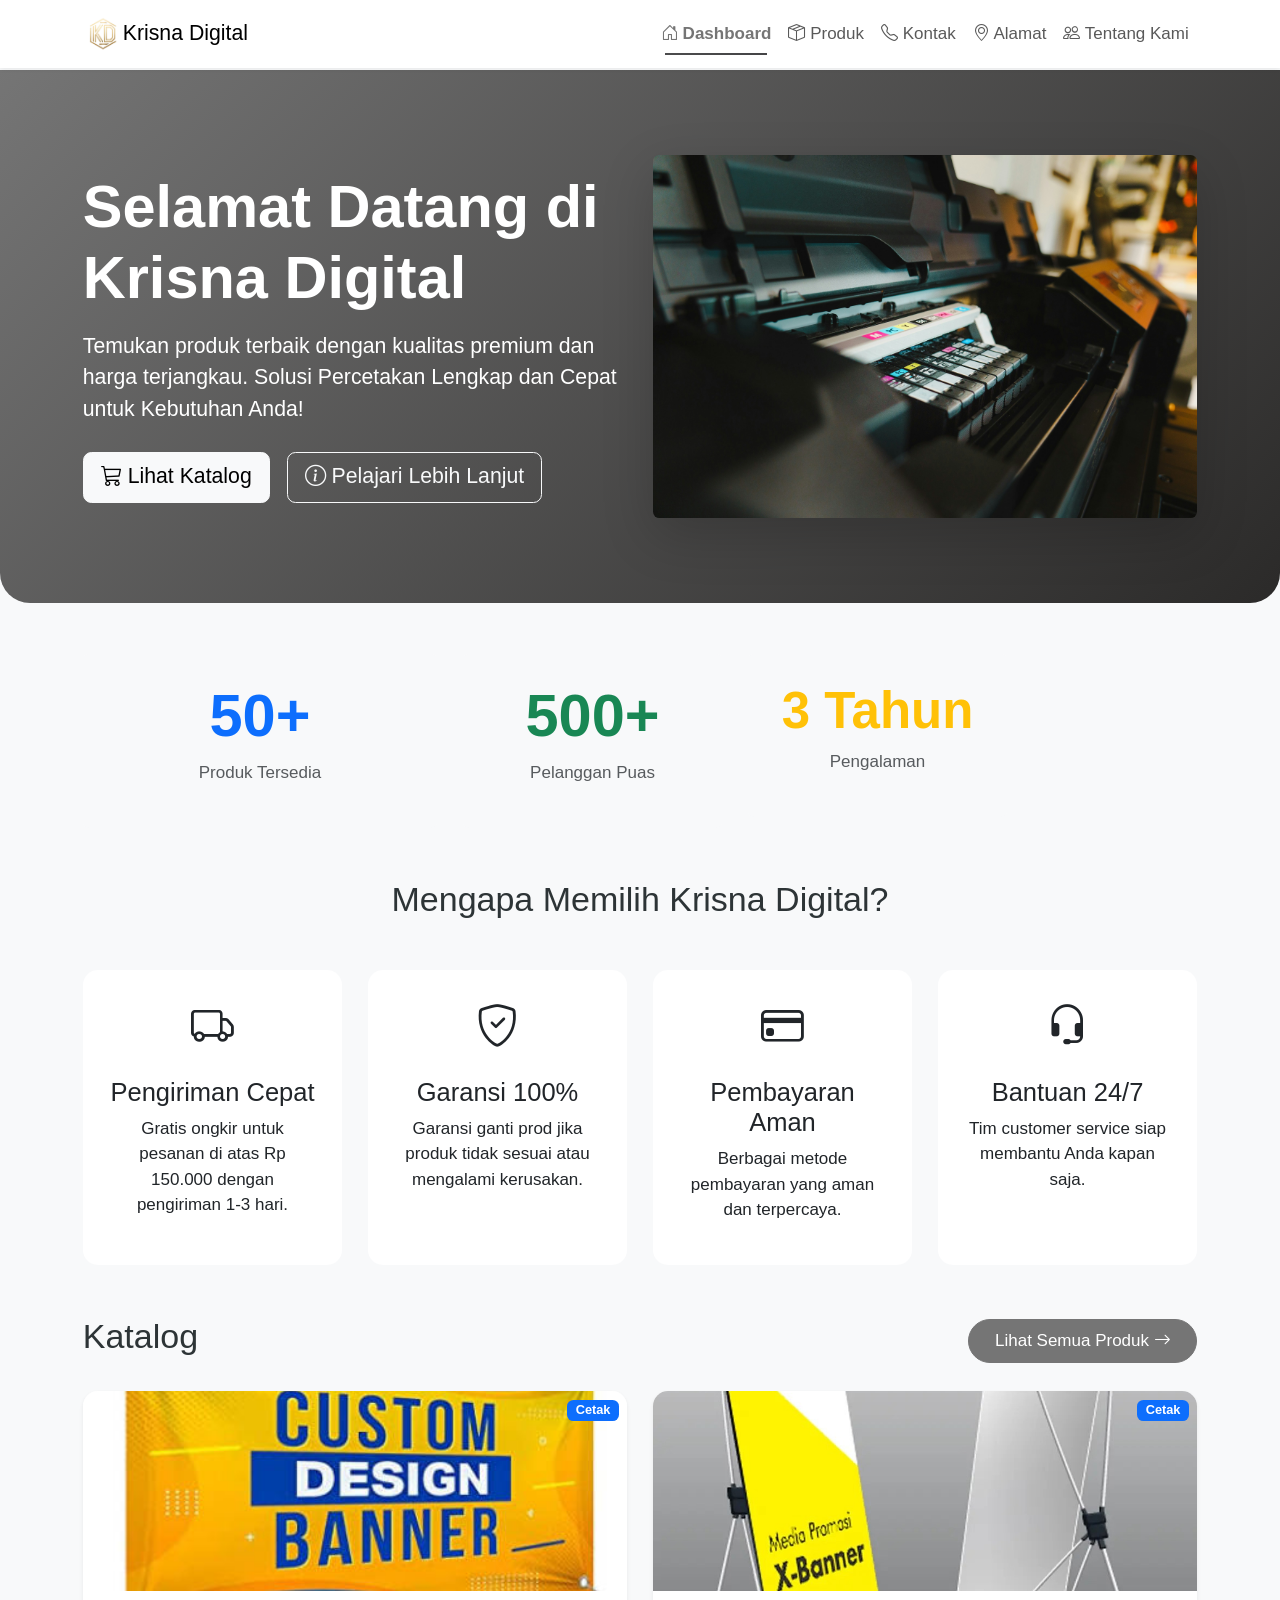
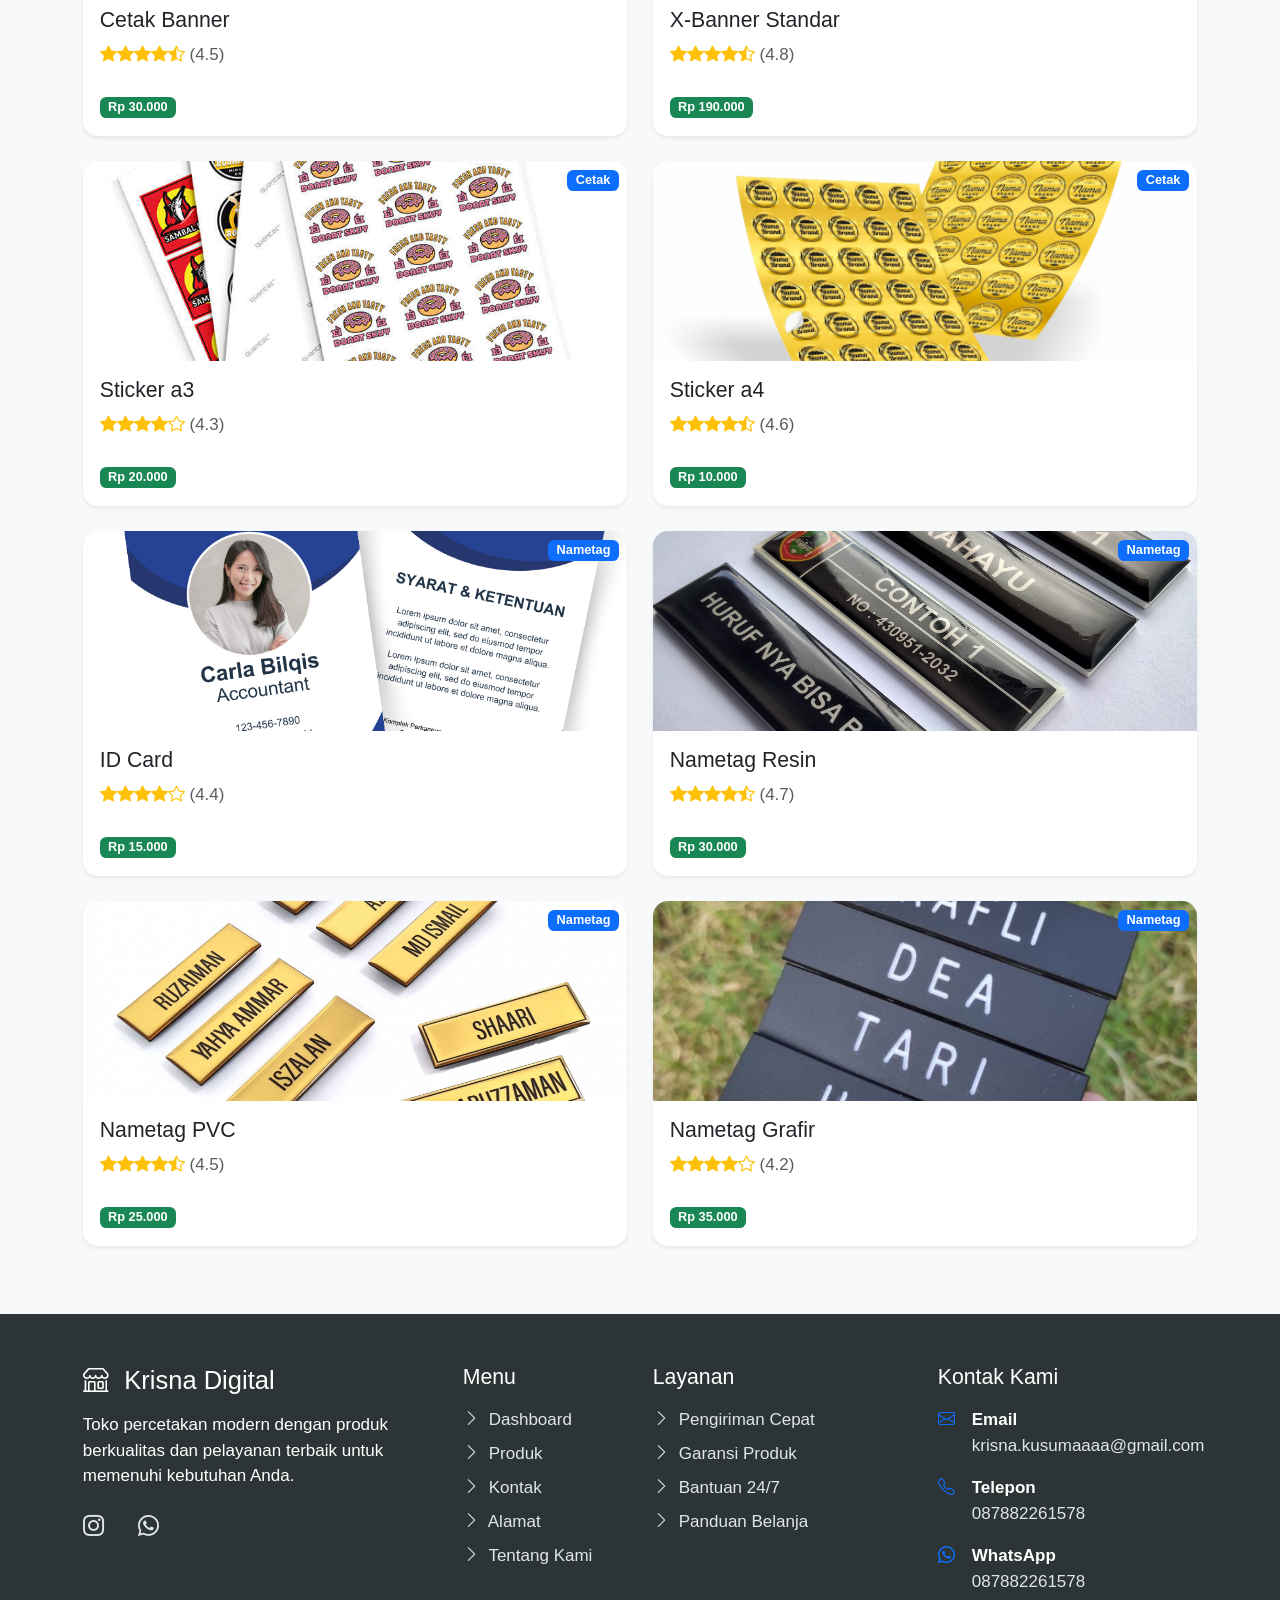
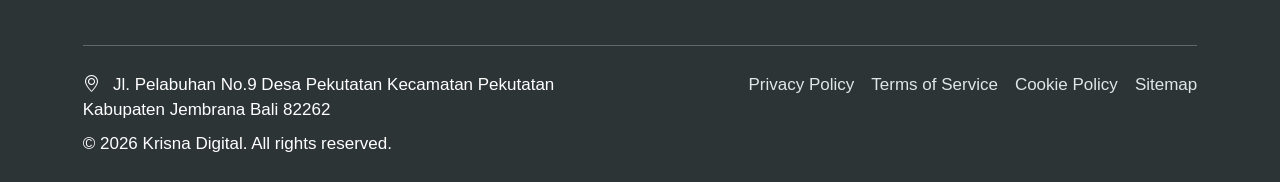
<file: index.html>
<!DOCTYPE html>
<html lang="id">
<head>
    <meta charset="UTF-8">
    <meta name="viewport" content="width=device-width, initial-scale=1.0">
    <title>Dashboard - Krisna Digital</title>

    <!-- Bootstrap 5 CSS -->
    <link href="https://cdn.jsdelivr.net/npm/bootstrap@5.3.0-alpha1/dist/css/bootstrap.min.css" rel="stylesheet">
    
    <!-- Bootstrap Icons -->
    <link rel="stylesheet" href="https://cdn.jsdelivr.net/npm/bootstrap-icons@1.10.3/font/bootstrap-icons.css">
    
    <!-- CSS Anda -->
    <link rel="stylesheet" href="assets/css/style.css">
    <link rel="stylesheet" href="assets/css/responsive.css">

    <!-- Favicon -->
    <link rel="icon" type="image/x-icon" href="https://cdn.jsdelivr.net/npm/bootstrap-icons@1.10.3/font/bootstrap-icons.css#shop">
</head>
<body>
  
    
    <!-- Navigation -->
    <div id="navigation-container"></div>
    <div class="navbar-spacer" style="height: 70px;"></div>

    <main>
        <!-- Hero Section -->
        <section class="hero-section">
            <div class="container">
                <div class="row align-items-center">
                    <div class="col-lg-6">
                        <h1 class="display-4 fw-bold mb-3">Selamat Datang di Krisna Digital</h1>
                        <p class="lead mb-4">Temukan produk terbaik dengan kualitas premium dan harga terjangkau. Solusi Percetakan Lengkap dan Cepat untuk Kebutuhan Anda!</p>
                        <div class="d-flex flex-wrap gap-3">
                            <a href="products.html" class="btn btn-light btn-lg">
                                <i class="bi bi-cart3"></i> Lihat Katalog
                            </a>
                            <a href="#features" class="btn btn-outline-light btn-lg">
                                <i class="bi bi-info-circle"></i> Pelajari Lebih Lanjut
                            </a>
                        </div>
                    </div>
                    <div class="col-lg-6 mt-4 mt-lg-0">
                        <div class="position-relative">
                            <img src="images/hero.jpg" 
                                 alt="Hero Image" 
                                 class="img-fluid rounded shadow-lg">
                            <div class="position-absolute bottom-0 start-0 m-4">
                            </div>
                        </div>
                    </div>
                </div>
            </div>
        </section>

        <!-- Stats Section -->
        <section class="container mb-5">
            <div class="row text-center g-4">
                <div class="col-md-4">
                    <div class="card border-0 bg-light p-4">
                        <h2 class="display-4 fw-bold text-primary">50+</h2>
                        <p class="text-muted">Produk Tersedia</p>
                    </div>
                </div>
                <div class="col-md-3">
                    <div class="card border-0 bg-light p-4">
                        <h2 class="display-4 fw-bold text-success">500+</h2>
                        <p class="text-muted">Pelanggan Puas</p>
                    </div>
                </div>
                <div class="col-md-3">
                    <div class="card border-0 bg-light p-4">
                        <h2 class="display-5 fw-bold text-warning">3 Tahun</h2>
                        <p class="text-muted">Pengalaman</p>
                    </div>
                </div>
            </div>
        </section>

        <!-- Features Section -->
        <section id="features" class="container mb-5">
            <h2 class="text-center mb-5">Mengapa Memilih Krisna Digital?</h2>
            <div class="row g-4">
                <div class="col-6 col-md-3">
                    <div class="card feature-card text-center p-4">
                        <div class="card-icon">
                            <i class="bi bi-truck"></i>
                        </div>
                        <h4>Pengiriman Cepat</h4>
                        <p>Gratis ongkir untuk pesanan di atas Rp 150.000 dengan pengiriman 1-3 hari.</p>
                    </div>
                </div>
                <div class="col-6 col-md-3">
                    <div class="card feature-card text-center p-4">
                        <div class="card-icon">
                            <i class="bi bi-shield-check"></i>
                        </div>
                        <h4>Garansi 100%</h4>
                        <p>Garansi ganti prod jika produk tidak sesuai atau mengalami kerusakan.</p>
                    </div>
                </div>
                <div class="col-6 col-md-3">
                    <div class="card feature-card text-center p-4">
                        <div class="card-icon">
                            <i class="bi bi-credit-card"></i>
                        </div>
                        <h4>Pembayaran Aman</h4>
                        <p>Berbagai metode pembayaran yang aman dan terpercaya.</p>
                    </div>
                </div>
                <div class="col-6 col-md-3">
                    <div class="card feature-card text-center p-4">
                        <div class="card-icon">
                            <i class="bi bi-headset"></i>
                        </div>
                        <h4>Bantuan 24/7</h4>
                        <p>Tim customer service siap membantu Anda kapan saja.</p>
                    </div>
                </div>
            </div>
        </section>

        <!-- Featured Products -->
        <section class="container mb-5">
            <div class="d-flex justify-content-between align-items-center mb-4">
                <h2>Katalog</h2>
                <a href="products.html" class="btn btn-primary">
                    Lihat Semua Produk <i class="bi bi-arrow-right"></i>
                </a>
            </div>
            <div class="row g-4" id="featuredProducts">
                <!-- Produk akan di-load via JavaScript -->
            </div>
        </section>
    </main>

    
    <!-- Include Footer -->
    <div id="footer-container"></div>

    <!-- Bootstrap JS Bundle -->
    <script src="https://cdn.jsdelivr.net/npm/bootstrap@5.3.0-alpha1/dist/js/bootstrap.bundle.min.js"></script>
    
    <!-- Custom JS -->
    <script src="assets/js/main.js"></script>
    <!-- WhatsApp Configuration -->
<script src="assets/js/whatsapp-config.js"></script>
    <!-- Setelah main.js -->
    <script src="assets/js/navbar.js"></script>
    
    <!-- Dashboard-specific JS -->
    <script>
        // Di script section index.html (bagian featured products)
        document.addEventListener('DOMContentLoaded', function() {
            const featuredProductsContainer = document.getElementById('featuredProducts');
            if (featuredProductsContainer) {
                // Ambil 8 produk pertama
                const featuredProducts = products.slice(0, 8);
                
                featuredProductsContainer.innerHTML = featuredProducts.map(product => `
                    <div class="col-6 col-md-6">
                        <div class="card product-card shadow-sm h-100">
                            <div class="position-relative">
                                <img src="${product.image}" class="product-img" alt="${product.name}"
                                    onerror="this.onerror=null; this.src='https://via.placeholder.com/500x500/e0e0e0/333333?text=No+Image';">
                                <span class="badge position-absolute top-0 end-0 m-2 ${product.category === 'Cetak' ? 'bg-primary' : product.category === 'Nametag' ? 'bg-primary' : product.category === 'Layanan' ? 'bg-success' : product.category === 'Fotografi' ? 'bg-warning' : 'bg-info'}">
                                    ${product.category}
                                </span>
                            </div>
                            <div class="card-body d-flex flex-column">
                                <h5 class="card-title">${product.name}</h5>
                                <div class="mb-2">
                                    ${generateRatingStars(product.rating)}
                                </div>
                                <div class="mt-3">
                                    <span class="badge bg-success">Rp ${product.price.toLocaleString('id-ID')}</span>
                                </div>
                            </div>
                        </div>
                    </div>
                `).join('');
            }
        });
    </script>
    <!-- Load Components -->
    <script>
        // Load header, navigation and footer components
        document.addEventListener('DOMContentLoaded', function() {
           
            // Load navigation
            fetch('pages/navigation.html')
                .then(response => response.text())
                .then(data => {
                    document.getElementById('navigation-container').innerHTML = data;
                    updateNavbarActiveState();
                })
                .catch(error => console.error('Error loading navigation:', error));
            
            // Load footer
            fetch('pages/footer.html')
                .then(response => response.text())
                .then(data => {
                    document.getElementById('footer-container').innerHTML = data;
                })
                .catch(error => console.error('Error loading footer:', error));
        });
    </script>
  

</body>
</html>
</file>
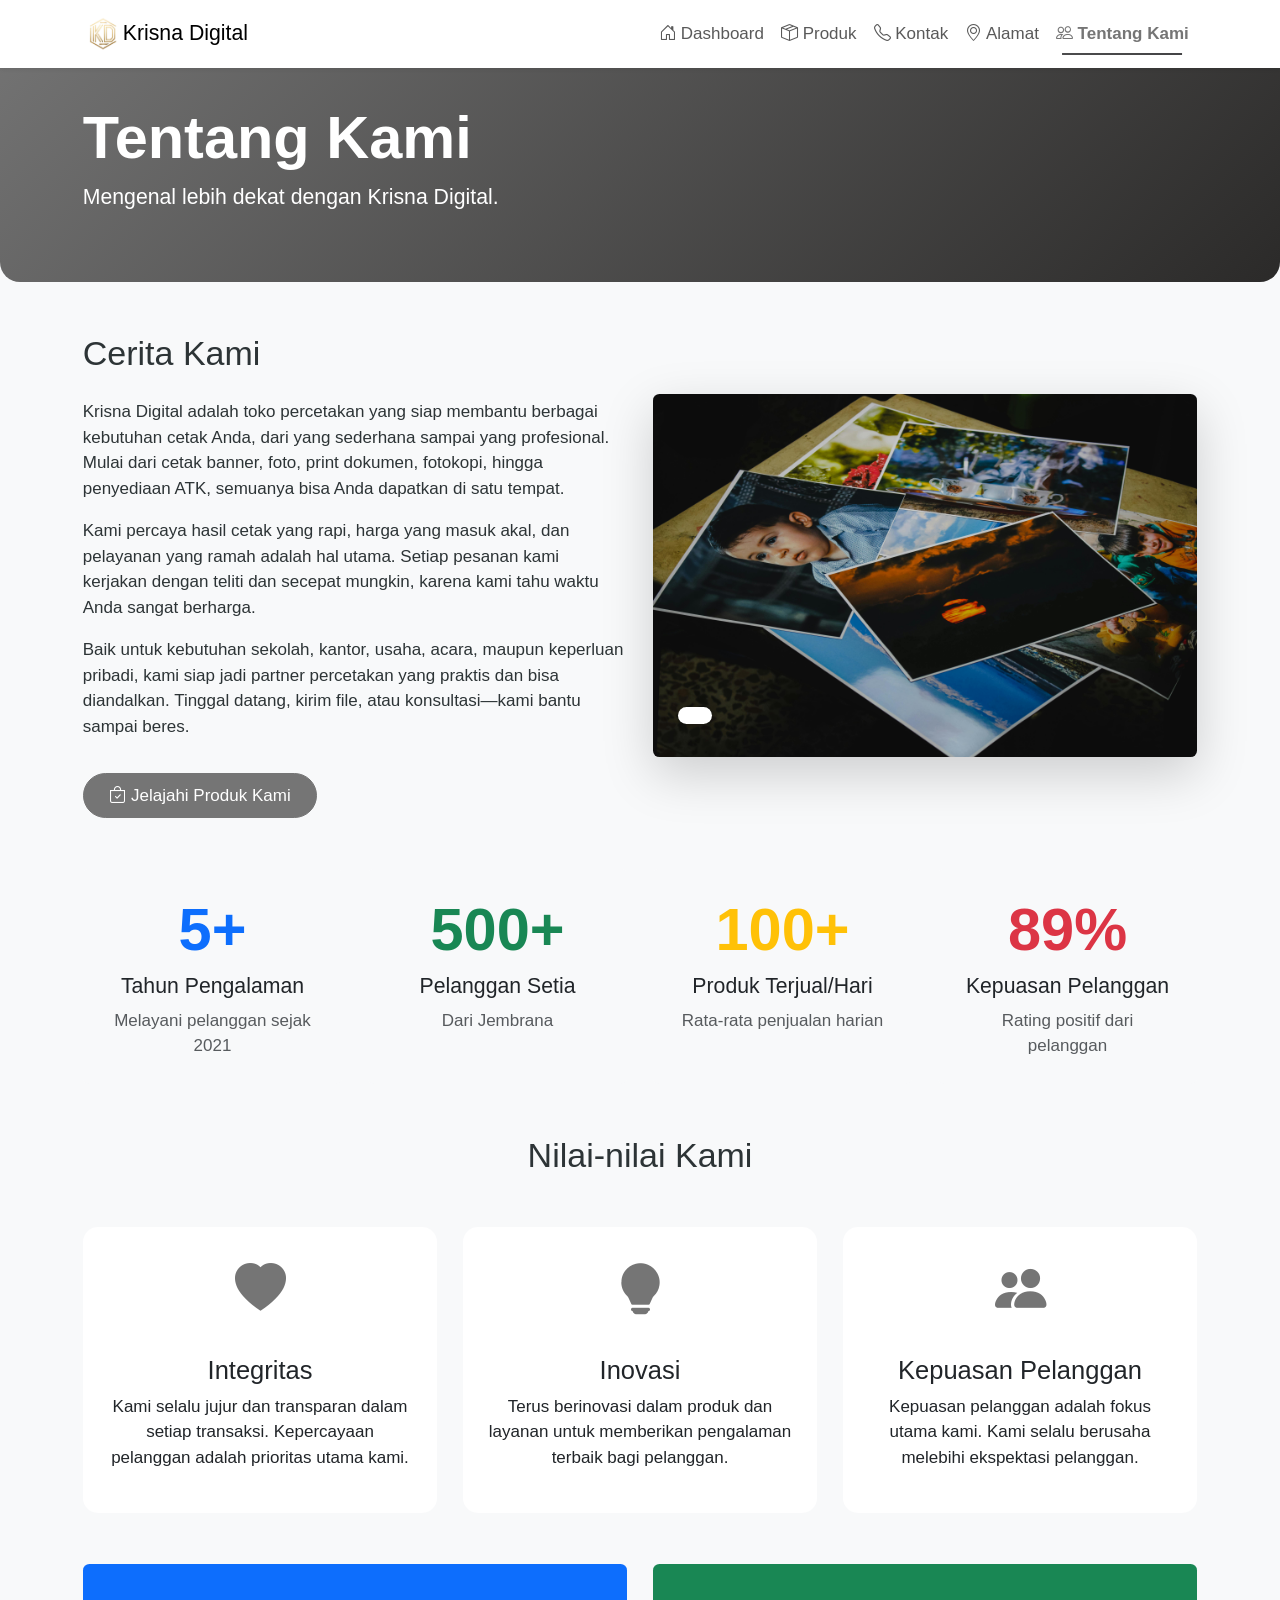
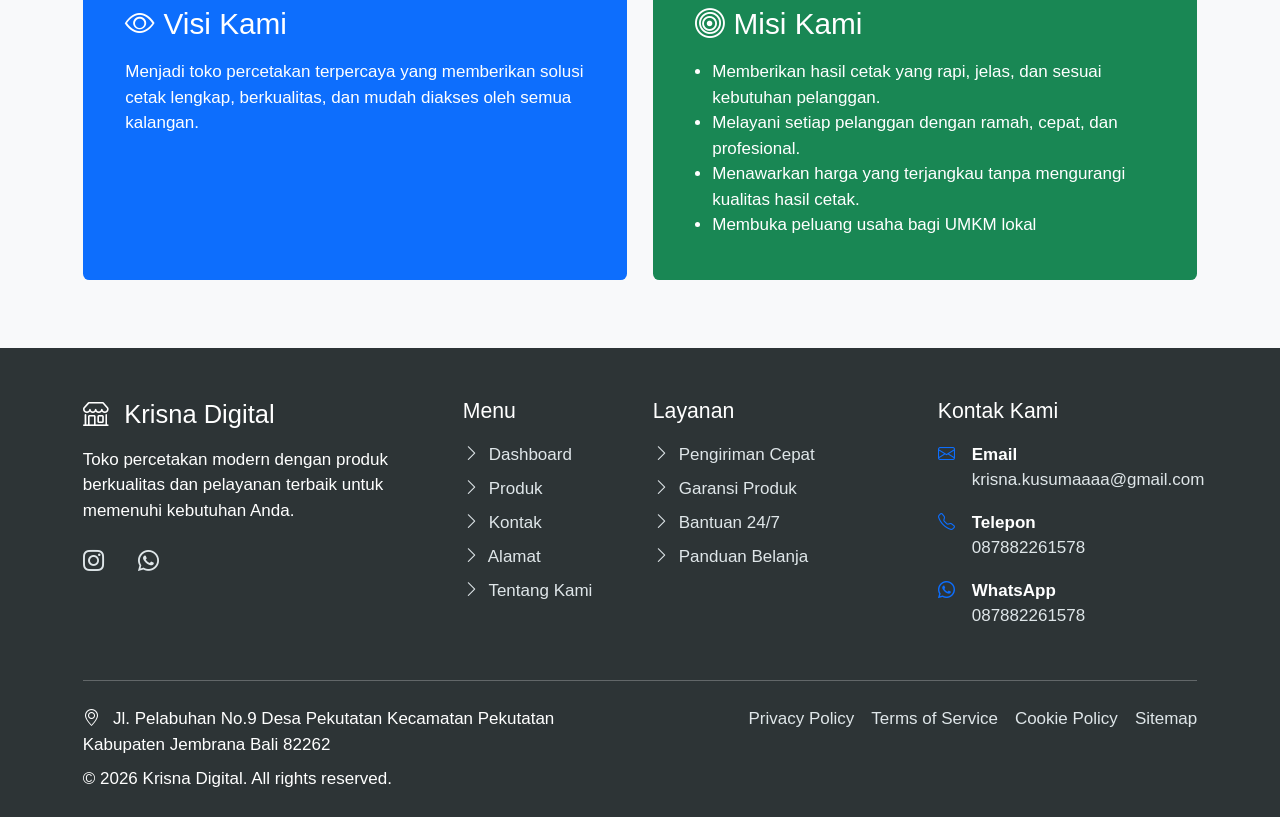
<file: about.html>
<!DOCTYPE html>
<html lang="id">
<head>
    <meta charset="UTF-8">
    <meta name="viewport" content="width=device-width, initial-scale=1.0">
    <title>Tentang Kami - Krisna Digital</title>

    <!-- Bootstrap 5 CSS -->
    <link href="https://cdn.jsdelivr.net/npm/bootstrap@5.3.0-alpha1/dist/css/bootstrap.min.css" rel="stylesheet">
    
    <!-- Bootstrap Icons -->
    <link rel="stylesheet" href="https://cdn.jsdelivr.net/npm/bootstrap-icons@1.10.3/font/bootstrap-icons.css">
    
    <!-- Custom CSS -->
    <link rel="stylesheet" href="assets/css/style.css">
    <link rel="stylesheet" href="assets/css/responsive.css">
</head>
<body>
    <!-- Navigation -->
    <div id="navigation-container"></div>
    <main>
        <!-- Page Header -->
        <section class="page-header">
            <div class="container">
                <h1 class="display-4 fw-bold mt-5">Tentang Kami</h1>
                <p class="lead">Mengenal lebih dekat dengan Krisna Digital.</p>
            </div>
        </section>

        <!-- Our Story -->
        <section class="container mb-5">
            <div class="row align-items-center mb-5">
                <div class="col-lg-6 mb-4 mb-lg-0">
                    <h2 class="mb-4">Cerita Kami</h2>
                    <p>Krisna Digital adalah toko percetakan yang siap membantu berbagai kebutuhan cetak Anda, dari yang sederhana sampai yang profesional. Mulai dari cetak banner, foto, print dokumen, fotokopi, hingga penyediaan ATK, semuanya bisa Anda dapatkan di satu tempat.</p>
                    <p>Kami percaya hasil cetak yang rapi, harga yang masuk akal, dan pelayanan yang ramah adalah hal utama. Setiap pesanan kami kerjakan dengan teliti dan secepat mungkin, karena kami tahu waktu Anda sangat berharga.</p>
                    <p>Baik untuk kebutuhan sekolah, kantor, usaha, acara, maupun keperluan pribadi, kami siap jadi partner percetakan yang praktis dan bisa diandalkan. Tinggal datang, kirim file, atau konsultasi—kami bantu sampai beres.</p>
                    <a href="products.html" class="btn btn-primary mt-3">
                        <i class="bi bi-bag-check"></i> Jelajahi Produk Kami
                    </a>
                </div>
                <div class="col-lg-6">
                    <div class="position-relative">
                        <img src="images/cover.jpg" 
                             alt="Tentang Kami" 
                             class="img-fluid rounded shadow-lg">
                        <div class="position-absolute bottom-0 start-0 m-4">
                            <div class="bg-white rounded-pill px-3 py-2 shadow-sm d-inline-flex align-items-center">
                            </div>
                        </div>
                    </div>
                </div>
            </div>

            <!-- Stats -->
            <div class="row text-center g-4 mb-5">
                <div class="col-md-3">
                    <div class="card border-0 bg-light p-4 h-100">
                        <h2 class="display-4 fw-bold text-primary mb-2">5+</h2>
                        <h5 class="mb-2">Tahun Pengalaman</h5>
                        <p class="text-muted mb-0">Melayani pelanggan sejak 2021</p>
                    </div>
                </div>
                <div class="col-md-3">
                    <div class="card border-0 bg-light p-4 h-100">
                        <h2 class="display-4 fw-bold text-success mb-2">500+</h2>
                        <h5 class="mb-2">Pelanggan Setia</h5>
                        <p class="text-muted mb-0">Dari Jembrana</p>
                    </div>
                </div>
                <div class="col-md-3">
                    <div class="card border-0 bg-light p-4 h-100">
                        <h2 class="display-4 fw-bold text-warning mb-2">100+</h2>
                        <h5 class="mb-2">Produk Terjual/Hari</h5>
                        <p class="text-muted mb-0">Rata-rata penjualan harian</p>
                    </div>
                </div>
                <div class="col-md-3">
                    <div class="card border-0 bg-light p-4 h-100">
                        <h2 class="display-4 fw-bold text-danger mb-2">89%</h2>
                        <h5 class="mb-2">Kepuasan Pelanggan</h5>
                        <p class="text-muted mb-0">Rating positif dari pelanggan</p>
                    </div>
                </div>
            </div>
        </section>

        <!-- Our Values -->
        <section class="container mb-5">
            <h2 class="text-center mb-5">Nilai-nilai Kami</h2>
            <div class="row g-4">
                <div class="col-md-4">
                    <div class="card feature-card text-center p-4 h-100">
                        <div class="about-icon">
                            <i class="bi bi-heart-fill"></i>
                        </div>
                        <h4>Integritas</h4>
                        <p>Kami selalu jujur dan transparan dalam setiap transaksi. Kepercayaan pelanggan adalah prioritas utama kami.</p>
                    </div>
                </div>
                <div class="col-md-4">
                    <div class="card feature-card text-center p-4 h-100">
                        <div class="about-icon">
                            <i class="bi bi-lightbulb-fill"></i>
                        </div>
                        <h4>Inovasi</h4>
                        <p>Terus berinovasi dalam produk dan layanan untuk memberikan pengalaman terbaik bagi pelanggan.</p>
                    </div>
                </div>
                <div class="col-md-4">
                    <div class="card feature-card text-center p-4 h-100">
                        <div class="about-icon">
                            <i class="bi bi-people-fill"></i>
                        </div>
                        <h4>Kepuasan Pelanggan</h4>
                        <p>Kepuasan pelanggan adalah fokus utama kami. Kami selalu berusaha melebihi ekspektasi pelanggan.</p>
                    </div>
                </div>
            </div>
        </section>

       

        <!-- Our Mission & Vision -->
        <section class="container mb-5">
            <div class="row g-4">
                <div class="col-md-6">
                    <div class="card border-0 bg-primary text-white p-4 h-100">
                        <div class="card-body">
                            <h3 class="mb-3"><i class="bi bi-eye"></i> Visi Kami</h3>
                            <p class="mb-0">Menjadi toko percetakan terpercaya yang memberikan solusi cetak lengkap, berkualitas, dan mudah diakses oleh semua kalangan.</p>
                        </div>
                    </div>
                </div>
                <div class="col-md-6">
                    <div class="card border-0 bg-success text-white p-4 h-100">
                        <div class="card-body">
                            <h3 class="mb-3"><i class="bi bi-bullseye"></i> Misi Kami</h3>
                            <ul class="mb-0 ps-3">
                                <li>Memberikan hasil cetak yang rapi, jelas, dan sesuai kebutuhan pelanggan.</li>
                                <li>Melayani setiap pelanggan dengan ramah, cepat, dan profesional.</li>
                                <li>Menawarkan harga yang terjangkau tanpa mengurangi kualitas hasil cetak.</li>
                                <li>Membuka peluang usaha bagi UMKM lokal</li>
                            </ul>
                        </div>
                    </div>
                </div>
            </div>
        </section>

        

        <!-- CTA Section -->
        <!-- <section class="container mb-5">
            <div class="card bg-secondary text-white border-0 overflow-hidden">
                <div class="row g-0 align-items-center">
                    <div class="col-lg-8 p-5">
                        <h2 class="mb-3">Bergabunglah Dengan Kami</h2>
                        <p class="mb-4">Kami selalu mencari talenta-talenta baru untuk bergabung dengan tim Colorful Shop. Jika Anda bersemangat, kreatif, dan ingin berkembang bersama kami, kirimkan CV Anda.</p>
                        <a href="mailto:career@colorfulshop.com" class="btn btn-light btn-lg">
                            <i class="bi bi-envelope"></i> career@colorfulshop.com
                        </a>
                    </div>
                    <div class="col-lg-4 d-none d-lg-block">
                        <img src="https://images.unsplash.com/photo-1521737711867-e3b97375f902?ixlib=rb-4.0.3&auto=format&fit=crop&w=500&q=80" 
                             alt="Career" 
                             class="img-fluid h-100 object-fit-cover">
                    </div>
                </div>
            </div>
        </section> -->
    </main>

    <!-- Include Footer -->
    <div id="footer-container"></div>

    <!-- Bootstrap JS Bundle -->
    <script src="https://cdn.jsdelivr.net/npm/bootstrap@5.3.0-alpha1/dist/js/bootstrap.bundle.min.js"></script>
    
    <!-- Custom JS -->
    <script src="assets/js/main.js"></script>
    
    <!-- Load Components -->
    <script>
        // Load navigation and footer components
        document.addEventListener('DOMContentLoaded', function() {
            // Load navigation
            fetch('pages/navigation.html')
                .then(response => response.text())
                .then(data => {
                    document.getElementById('navigation-container').innerHTML = data;
                    updateNavbarActiveState();
                })
                .catch(error => console.error('Error loading navigation:', error));
            
            // Load footer
            fetch('pages/footer.html')
                .then(response => response.text())
                .then(data => {
                    document.getElementById('footer-container').innerHTML = data;
                })
                .catch(error => console.error('Error loading footer:', error));
        });
    </script>
</body>
</html>
</file>
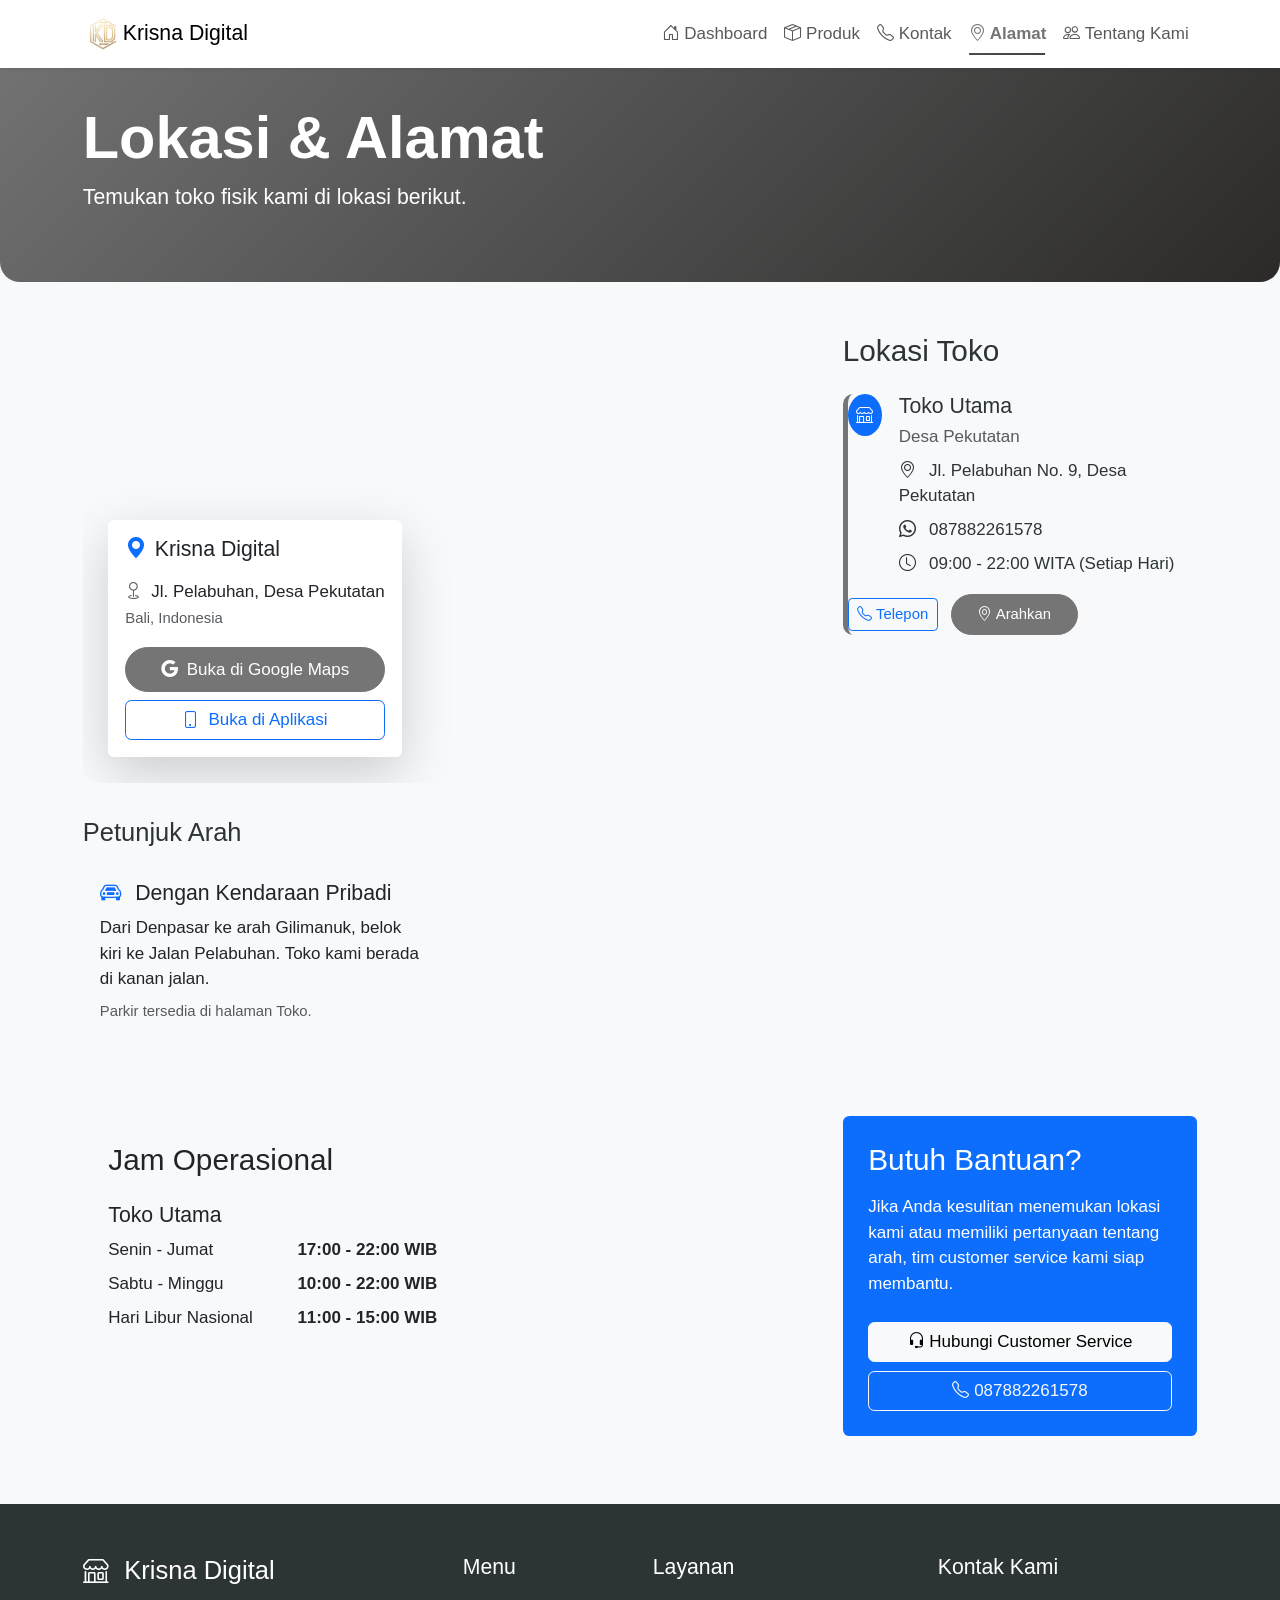
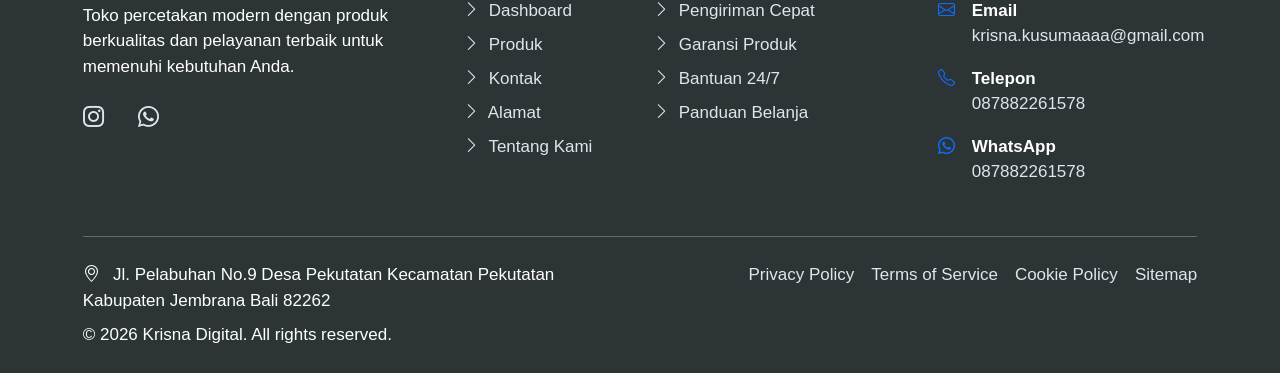
<file: address.html>
<!DOCTYPE html>
<html lang="id">
<head>
    <meta charset="UTF-8">
    <meta name="viewport" content="width=device-width, initial-scale=1.0">
    <title>Alamat - Krisna Digital</title>

    <!-- Bootstrap 5 CSS -->
    <link href="https://cdn.jsdelivr.net/npm/bootstrap@5.3.0-alpha1/dist/css/bootstrap.min.css" rel="stylesheet">
    
    <!-- Bootstrap Icons -->
    <link rel="stylesheet" href="https://cdn.jsdelivr.net/npm/bootstrap-icons@1.10.3/font/bootstrap-icons.css">
    
    <!-- Custom CSS -->
    <link rel="stylesheet" href="assets/css/style.css">
    <link rel="stylesheet" href="assets/css/responsive.css">
</head>
<body>
    <!-- Navigation -->
    <div id="navigation-container"></div>

    <main>
        <!-- Page Header -->
        <section class="page-header">
            <div class="container">
                <h1 class="display-4 fw-bold mt-5">Lokasi & Alamat</h1>
                <p class="lead">Temukan toko fisik kami di lokasi berikut.</p>
            </div>
        </section>

        <!-- Main Address Section -->
        <section class="container mb-5">
            <div class="row">
                <div class="col-lg-8 mb-4">
                    <!-- Map Container Simple -->
                        <div id="map" style="height: 450px; border-radius: 15px; overflow: hidden; box-shadow: var(--box-shadow); margin-bottom: 2rem;">
                            <div class="position-relative h-100">
                                <!-- Google Maps Embed -->
                                <iframe 
                                    src="https://www.google.com/maps/embed?pb=!1m18!1m12!1m3!1d15787.139121792194!2d114.8016682639718!3d-8.42278534791116!2m3!1f0!2f0!3f0!3m2!1i1024!2i768!4f13.1!3m3!1m2!1s0x2dd3d5007751d367%3A0xa5a3f453f76e84f3!2sKRISNA%20DIGITAL!5e0!3m2!1sid!2sid!4v1768552847829!5m2!1sid!2sid" 
                                    width="100%" 
                                    height="100%" 
                                    style="border:0;" 
                                    allowfullscreen="" 
                                    loading="lazy" 
                                    referrerpolicy="no-referrer-when-downgrade"
                                    title="Lokasi Krisna Digital">
                                </iframe>
                                
                                <!-- Info Card Overlay -->
                                <div class="position-absolute bottom-0 start-0 m-4">
                                    <div class="card shadow-lg border-0" style="max-width: 320px; background-color: rgba(255, 255, 255, 0.95);">
                                        <div class="card-body">
                                            <h5 class="card-title d-flex align-items-center mb-3">
                                                <i class="bi bi-geo-alt-fill text-primary me-2"></i>
                                                Krisna Digital
                                            </h5>
                                            <p class="card-text mb-3">
                                                <i class="bi bi-geo me-1 text-muted"></i>
                                                Jl. Pelabuhan, Desa Pekutatan<br>
                                                <small class="text-muted">Bali, Indonesia</small>
                                            </p>
                                            <div class="d-grid gap-2">
                                                <a href="https://maps.app.goo.gl/VL4ekeWvbEn8T49u5" 
                                                target="_blank" 
                                                class="btn btn-primary">
                                                    <i class="bi bi-google me-1"></i> Buka di Google Maps
                                                </a>
                                                <a href="https://maps.app.goo.gl/VL4ekeWvbEn8T49u5" 
                                                target="_blank" 
                                                class="btn btn-outline-primary">
                                                    <i class="bi bi-phone me-1"></i> Buka di Aplikasi
                                                </a>
                                            </div>
                                        </div>
                                    </div>
                                </div>
                            </div>
                        </div>
                    
                    <!-- Directions -->
                    <div class="mt-4">
                        <h4 class="mb-3">Petunjuk Arah</h4>
                        <div class="row g-3">
                            <div class="col-md-6">
                                <div class="card border-0 bg-light p-3 h-100">
                                    <h5><i class="bi bi-car-front text-primary me-2"></i> Dengan Kendaraan Pribadi</h5>
                                    <p class="mb-2">Dari Denpasar ke arah Gilimanuk, belok kiri ke Jalan Pelabuhan. Toko kami berada di kanan jalan.</p>
                                    <small class="text-muted">Parkir tersedia di halaman Toko.</small>
                                </div>
                            </div>
                            
                        </div>
                    </div>
                </div>
                
                <div class="col-lg-4">
                    <!-- Store Locations -->
                    <h3 class="mb-4">Lokasi Toko</h3>
                    
                    <div class="address-card mb-4">
                        <div class="d-flex align-items-start mb-3">
                            <div class="bg-primary rounded-circle p-2 me-3">
                                <i class="bi bi-shop text-white"></i>
                            </div>
                            <div>
                                <h5 class="mb-1">Toko Utama</h5>
                                <p class="text-muted mb-2">Desa Pekutatan</p>
                                <p class="mb-2"><i class="bi bi-geo-alt me-2"></i> Jl. Pelabuhan No. 9, Desa Pekutatan</p>
                                <p class="mb-2"><i class="bi bi-whatsapp me-2"></i> 087882261578</p>
                                <p class="mb-0"><i class="bi bi-clock me-2"></i> 09:00 - 22:00 WITA (Setiap Hari)</p>
                            </div>
                        </div>
                        <div class="mt-3">
                            <a href="tel:+6287882261578" class="btn btn-sm btn-outline-primary me-2">
                                <i class="bi bi-telephone"></i> Telepon
                            </a>
                            <a href="https://maps.app.goo.gl/VL4ekeWvbEn8T49u5" 
                               target="_blank" 
                               class="btn btn-sm btn-primary">
                                <i class="bi bi-geo-alt"></i> Arahkan
                            </a>
                        </div>
                    </div>
                </div>
            </div>
        </section>

       

        <!-- Operating Hours -->
        <section class="container mb-5">
            <div class="row">
                <div class="col-lg-8">
                    <div class="card border-0 bg-light p-4">
                        <h3 class="mb-4">Jam Operasional</h3>
                        <div class="row">
                            <div class="col-md-6">
                                <div class="mb-3">
                                    <h5>Toko Utama</h5>
                                    <ul class="list-unstyled">
                                        <li class="mb-2 d-flex justify-content-between">
                                            <span>Senin - Jumat</span>
                                            <span class="fw-semibold">17:00 - 22:00 WIB</span>
                                        </li>
                                        <li class="mb-2 d-flex justify-content-between">
                                            <span>Sabtu - Minggu</span>
                                            <span class="fw-semibold">10:00 - 22:00 WIB</span>
                                        </li>
                                        <li class="d-flex justify-content-between">
                                            <span>Hari Libur Nasional</span>
                                            <span class="fw-semibold">11:00 - 15:00 WIB</span>
                                        </li>
                                    </ul>
                                </div>
                            </div>
                            
                        </div>
                        <!-- <div class="alert alert-info mt-3 mb-0">
                            <i class="bi bi-info-circle me-2"></i>
                            <strong>Perhatian:</strong> Online Store kami beroperasi 24/7. Pesanan online dapat dilakukan kapan saja.
                        </div> -->
                    </div>
                </div>
                <div class="col-lg-4">
                    <div class="card border-0 bg-primary text-white p-4 h-100">
                        <h3 class="mb-3">Butuh Bantuan?</h3>
                        <p class="mb-4">Jika Anda kesulitan menemukan lokasi kami atau memiliki pertanyaan tentang arah, tim customer service kami siap membantu.</p>
                        <div class="d-grid gap-2">
                            <a href="contact.html" class="btn btn-light">
                                <i class="bi bi-headset"></i> Hubungi Customer Service
                            </a>
                            <a href="tel:+6287882261578" class="btn btn-outline-light">
                                <i class="bi bi-telephone"></i> 087882261578
                            </a>
                        </div>
                    </div>
                </div>
            </div>
        </section>
    </main>

    <!-- Include Footer -->
    <div id="footer-container"></div>

    <!-- Bootstrap JS Bundle -->
    <script src="https://cdn.jsdelivr.net/npm/bootstrap@5.3.0-alpha1/dist/js/bootstrap.bundle.min.js"></script>
    
    <!-- Custom JS -->
    <script src="assets/js/main.js"></script>
    
    <!-- Load Components -->
    <script>
        // Load navigation and footer components
        document.addEventListener('DOMContentLoaded', function() {
            // Load navigation
            fetch('pages/navigation.html')
                .then(response => response.text())
                .then(data => {
                    document.getElementById('navigation-container').innerHTML = data;
                    updateNavbarActiveState();
                })
                .catch(error => console.error('Error loading navigation:', error));
            
            // Load footer
            fetch('pages/footer.html')
                .then(response => response.text())
                .then(data => {
                    document.getElementById('footer-container').innerHTML = data;
                })
                .catch(error => console.error('Error loading footer:', error));
        });
    </script>
</body>
</html>
</file>
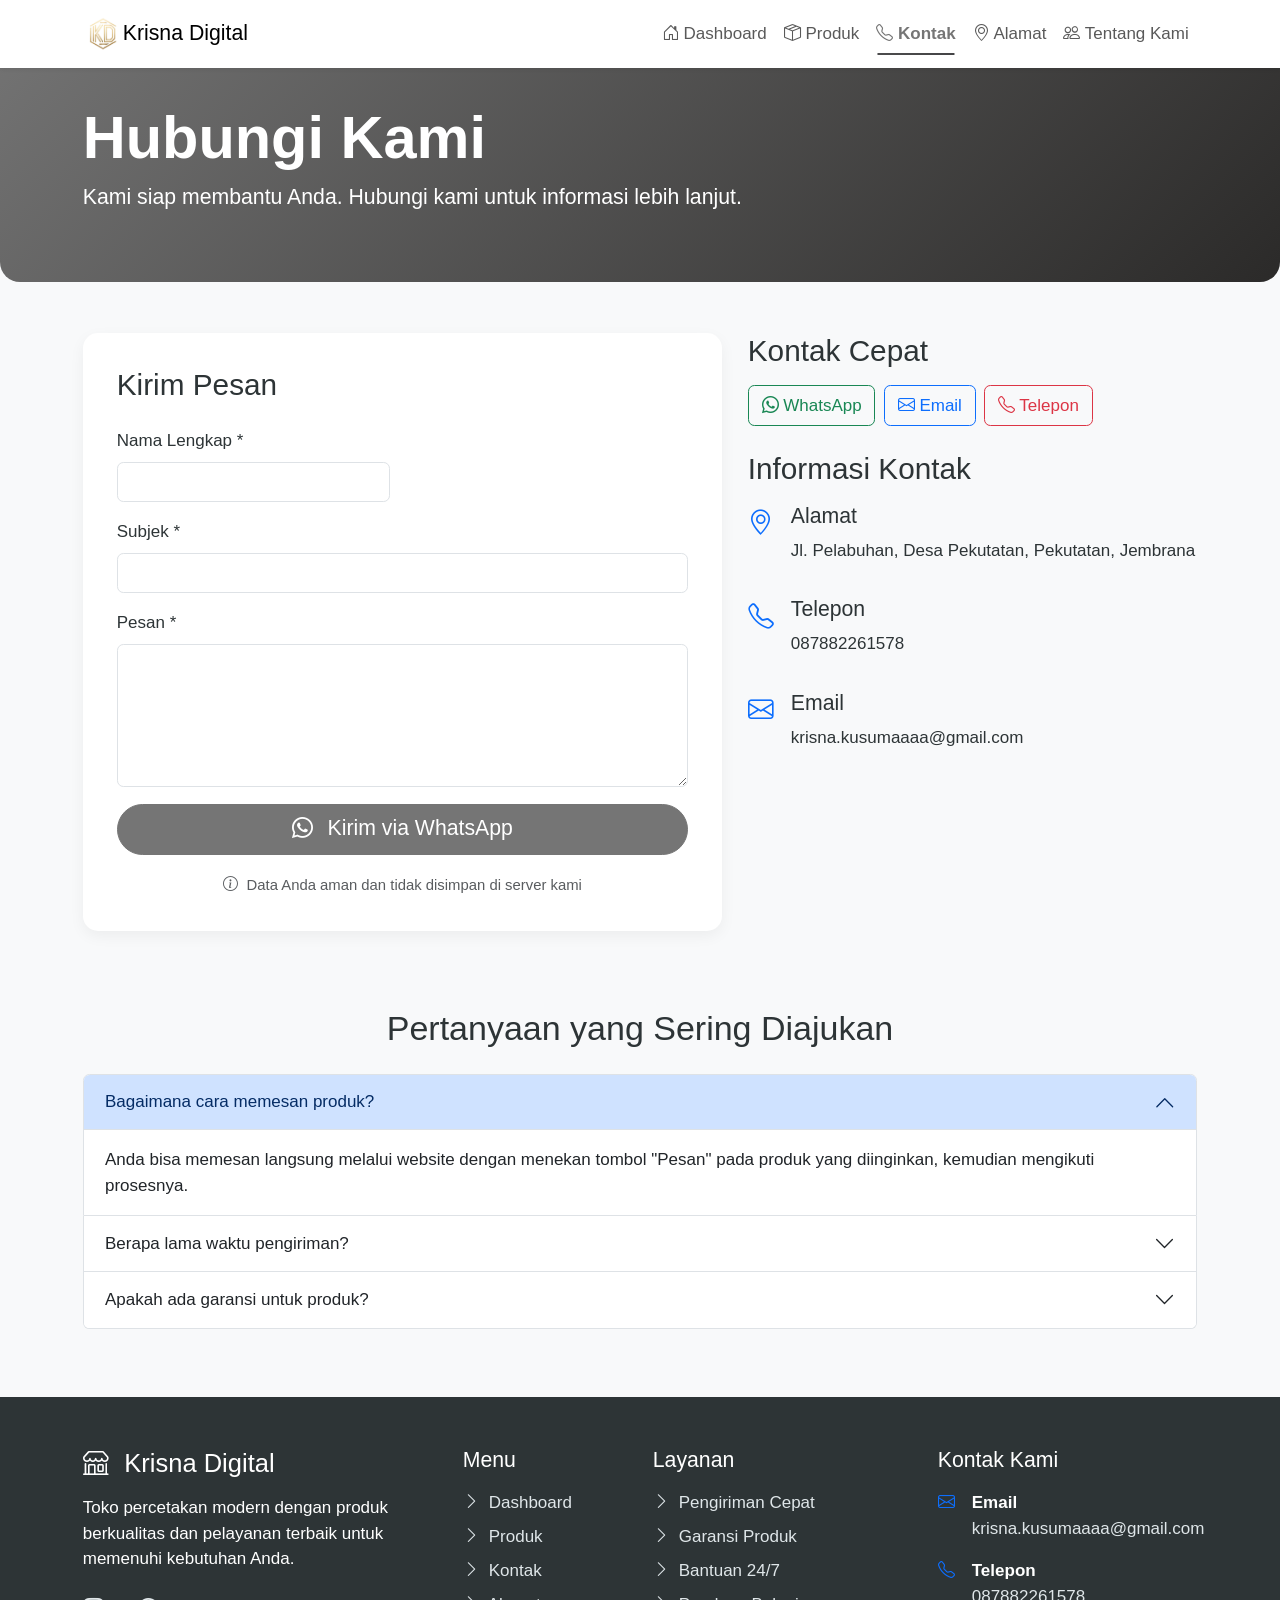
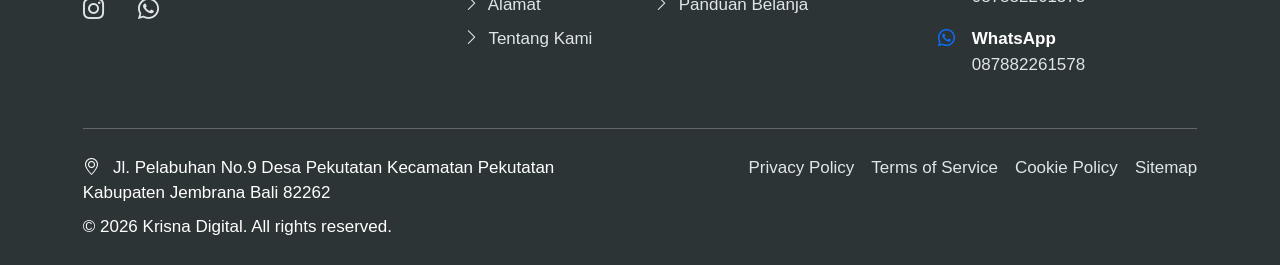
<file: contact.html>
<!DOCTYPE html>
<html lang="id">
<head>
    <meta charset="UTF-8">
    <meta name="viewport" content="width=device-width, initial-scale=1.0">
    <title>Kontak - Krisna Digital</title>

    <!-- Bootstrap 5 CSS -->
    <link href="https://cdn.jsdelivr.net/npm/bootstrap@5.3.0-alpha1/dist/css/bootstrap.min.css" rel="stylesheet">
    
    <!-- Bootstrap Icons -->
    <link rel="stylesheet" href="https://cdn.jsdelivr.net/npm/bootstrap-icons@1.10.3/font/bootstrap-icons.css">
    
    <!-- CSS Anda -->
    <link rel="stylesheet" href="assets/css/style.css">
    <link rel="stylesheet" href="assets/css/responsive.css">
</head>
<body>
    
    <!-- Navigation -->
    <div id="navigation-container"></div>

    <main>
        <!-- Page Header -->
        <section class="page-header">
            <div class="container">
                <h1 class="display-4 fw-bold mt-5">Hubungi Kami</h1>
                <p class="lead">Kami siap membantu Anda. Hubungi kami untuk informasi lebih lanjut.</p>
            </div>
        </section>

        <!-- Contact Section -->
        <section class="container mb-5">
            <div class="row">
                <div class="col-lg-7 mb-4">
                        <div class="contact-form">
                            <h3 class="mb-4">Kirim Pesan</h3>
                            <form id="contactForm" data-whatsapp-number="6287882261578"> <!-- GANTI NOMOR ANDA -->
                                <div class="row mb-3">
                                    <div class="col-md-6">
                                        <label for="name" class="form-label">Nama Lengkap *</label>
                                        <input type="text" class="form-control" id="name" name="name" required>
                                    </div>
                                    
                                </div>
                                <div class="mb-3">
                                    <label for="subject" class="form-label">Subjek *</label>
                                    <input type="text" class="form-control" id="subject" name="subject" required>
                                </div>
                                <div class="mb-3">
                                    <label for="message" class="form-label">Pesan *</label>
                                    <textarea class="form-control" id="message" name="message" rows="5" required></textarea>
                                </div>
                                <div class="d-grid gap-2">
                                    <button type="submit" class="btn btn-primary btn-lg">
                                        <i class="bi bi-whatsapp me-2"></i> Kirim via WhatsApp
                                    </button>
                                </div>
                                <div class="mt-3 text-center">
                                    <small class="text-muted">
                                        <i class="bi bi-info-circle me-1"></i>
                                        Data Anda aman dan tidak disimpan di server kami
                                    </small>
                                </div>
                            </form>
                        </div>
                    </div>
                <div class="col-lg-5">
                    <!-- Quick Contact -->
                    <div class="mb-4">
                        <h3 class="mb-3">Kontak Cepat</h3>
                        <div class="d-flex flex-wrap gap-2 mb-4">
                            <button class="btn btn-outline-success" id="whatsappBtn">
                                <i class="bi bi-whatsapp"></i> WhatsApp
                            </button>
                            <button class="btn btn-outline-primary" id="emailBtn">
                                <i class="bi bi-envelope"></i> Email
                            </button>
                            <button class="btn btn-outline-danger" id="callBtn">
                                <i class="bi bi-telephone"></i> Telepon
                            </button>
                        </div>
                    </div>
                    
                    <!-- Contact Information -->
                    <div class="mb-4">
                        <h3 class="mb-3">Informasi Kontak</h3>
                        <div class="d-flex align-items-start mb-3">
                            <i class="bi bi-geo-alt fs-4 me-3 text-primary"></i>
                            <div>
                                <h5>Alamat</h5>
                                <p>Jl. Pelabuhan, Desa Pekutatan, Pekutatan, Jembrana</p>
                            </div>
                        </div>
                        <div class="d-flex align-items-start mb-3">
                            <i class="bi bi-telephone fs-4 me-3 text-primary"></i>
                            <div>
                                <h5>Telepon</h5>
                                <p>087882261578</p>
                            </div>
                        </div>
                        <div class="d-flex align-items-start mb-3">
                            <i class="bi bi-envelope fs-4 me-3 text-primary"></i>
                            <div>
                                <h5>Email</h5>
                                <p>krisna.kusumaaaa@gmail.com</p>
                            </div>
                        </div>
                        
                    </div>
                </div>
            </div>
        </section>

        <!-- FAQ Section -->
        <section class="container mb-5">
            <h2 class="text-center mb-4">Pertanyaan yang Sering Diajukan</h2>
            <div class="accordion" id="faqAccordion">
                <div class="accordion-item">
                    <h2 class="accordion-header">
                        <button class="accordion-button" type="button" data-bs-toggle="collapse" data-bs-target="#faq1">
                            Bagaimana cara memesan produk?
                        </button>
                    </h2>
                    <div id="faq1" class="accordion-collapse collapse show" data-bs-parent="#faqAccordion">
                        <div class="accordion-body">
                            Anda bisa memesan langsung melalui website dengan menekan tombol "Pesan" pada produk yang diinginkan, kemudian mengikuti prosesnya.
                        </div>
                    </div>
                </div>
                <div class="accordion-item">
                    <h2 class="accordion-header">
                        <button class="accordion-button collapsed" type="button" data-bs-toggle="collapse" data-bs-target="#faq2">
                            Berapa lama waktu pengiriman?
                        </button>
                    </h2>
                    <div id="faq2" class="accordion-collapse collapse" data-bs-parent="#faqAccordion">
                        <div class="accordion-body">
                            Waktu pengiriman bervariasi tergantung lokasi Anda. Umumnya 1-3 hari kerja untuk area Jembrana dan 3-7 hari kerja untuk luar kota.
                        </div>
                    </div>
                </div>
                <div class="accordion-item">
                    <h2 class="accordion-header">
                        <button class="accordion-button collapsed" type="button" data-bs-toggle="collapse" data-bs-target="#faq3">
                            Apakah ada garansi untuk produk?
                        </button>
                    </h2>
                    <div id="faq3" class="accordion-collapse collapse" data-bs-parent="#faqAccordion">
                        <div class="accordion-body">
                            Ya, semua produk kami memiliki garansi sesuai dengan ketentuan masing-masing produk.
                        </div>
                    </div>
                </div>
            </div>
        </section>
    </main>

     <!-- Include Footer -->
    <div id="footer-container"></div>

    <!-- Bootstrap JS Bundle -->
    <script src="https://cdn.jsdelivr.net/npm/bootstrap@5.3.0-alpha1/dist/js/bootstrap.bundle.min.js"></script>
    
    <!-- Custom JS -->
    <script src="assets/js/main.js"></script>
    <script src="assets/js/contact.js"></script>

    <!-- Script untuk load components -->
 <!-- Load Components -->
    <script>
        // Load navigation and footer components
        document.addEventListener('DOMContentLoaded', function() {
            // Load navigation
            fetch('pages/navigation.html')
                .then(response => response.text())
                .then(data => {
                    document.getElementById('navigation-container').innerHTML = data;
                    updateNavbarActiveState();
                })
                .catch(error => console.error('Error loading navigation:', error));
            
            // Load footer
            fetch('pages/footer.html')
                .then(response => response.text())
                .then(data => {
                    document.getElementById('footer-container').innerHTML = data;
                })
                .catch(error => console.error('Error loading footer:', error));
        });
    </script>
</body>
</html>
</file>
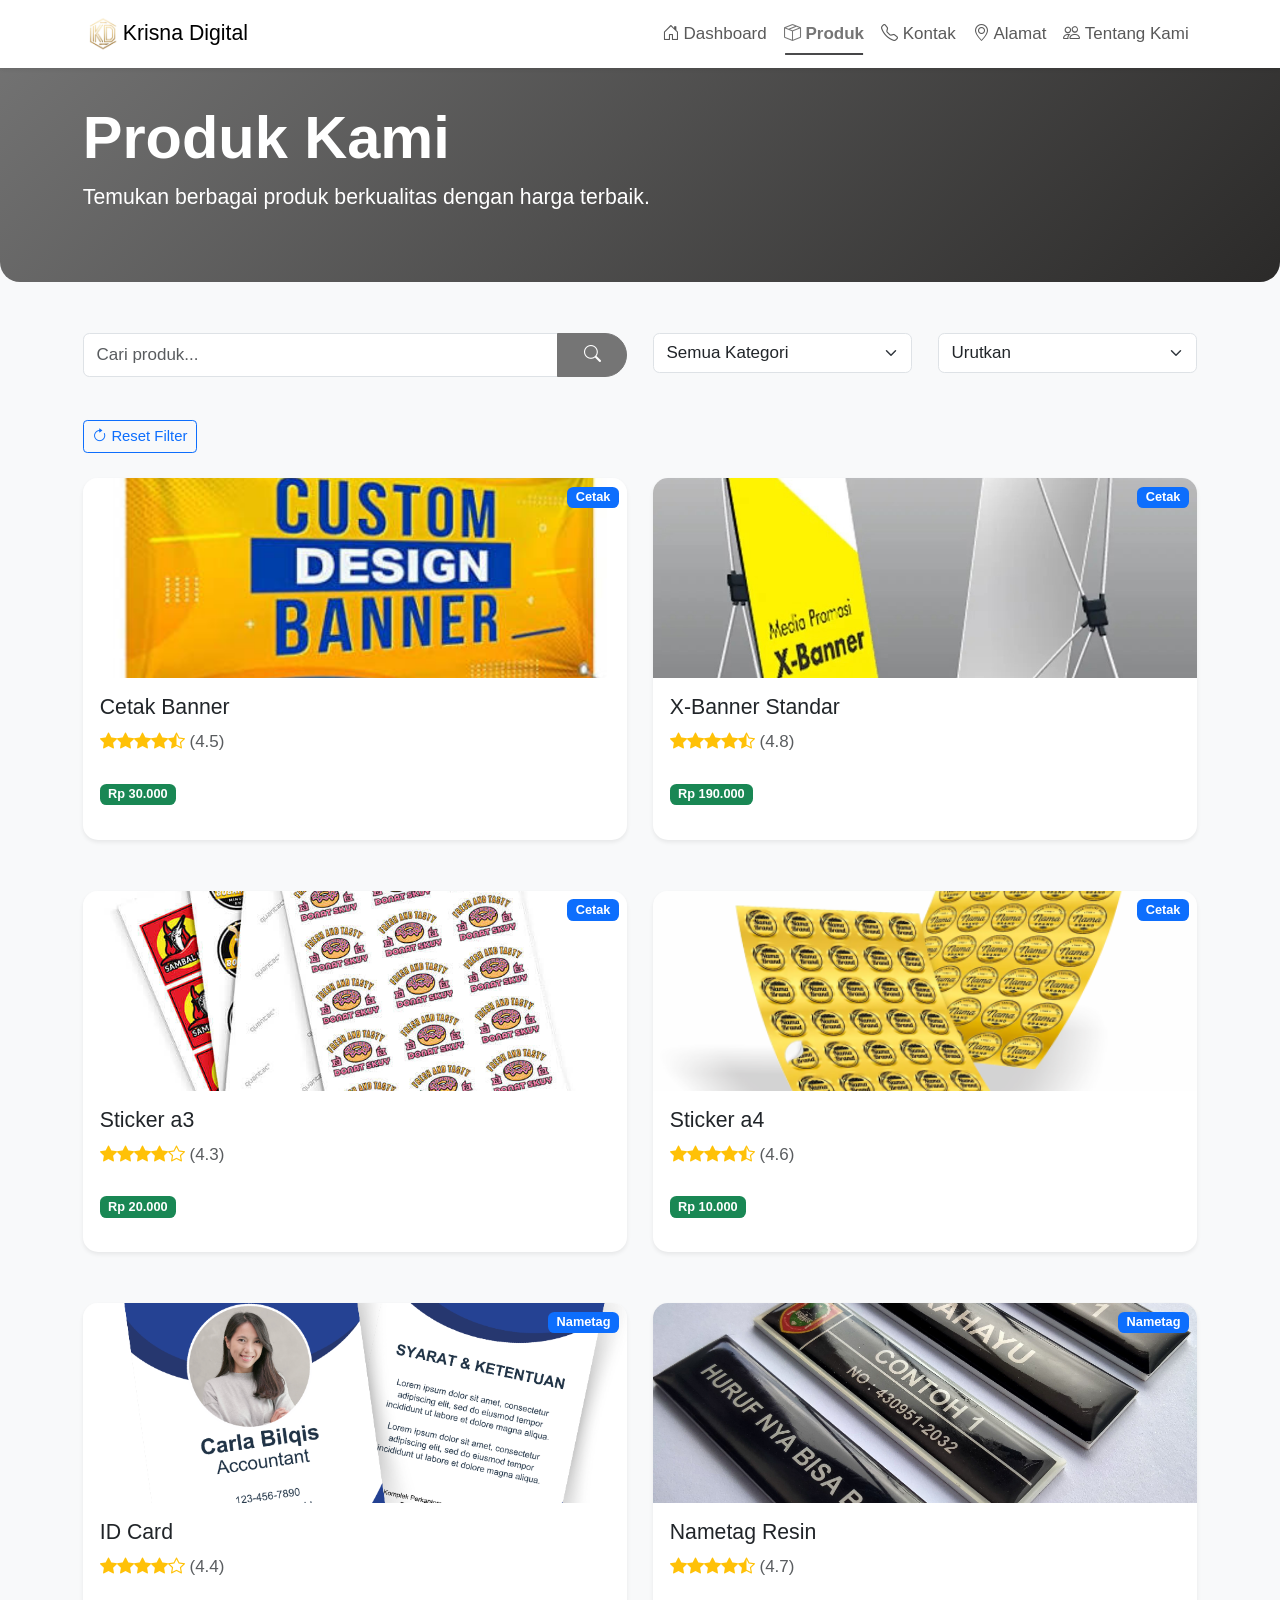
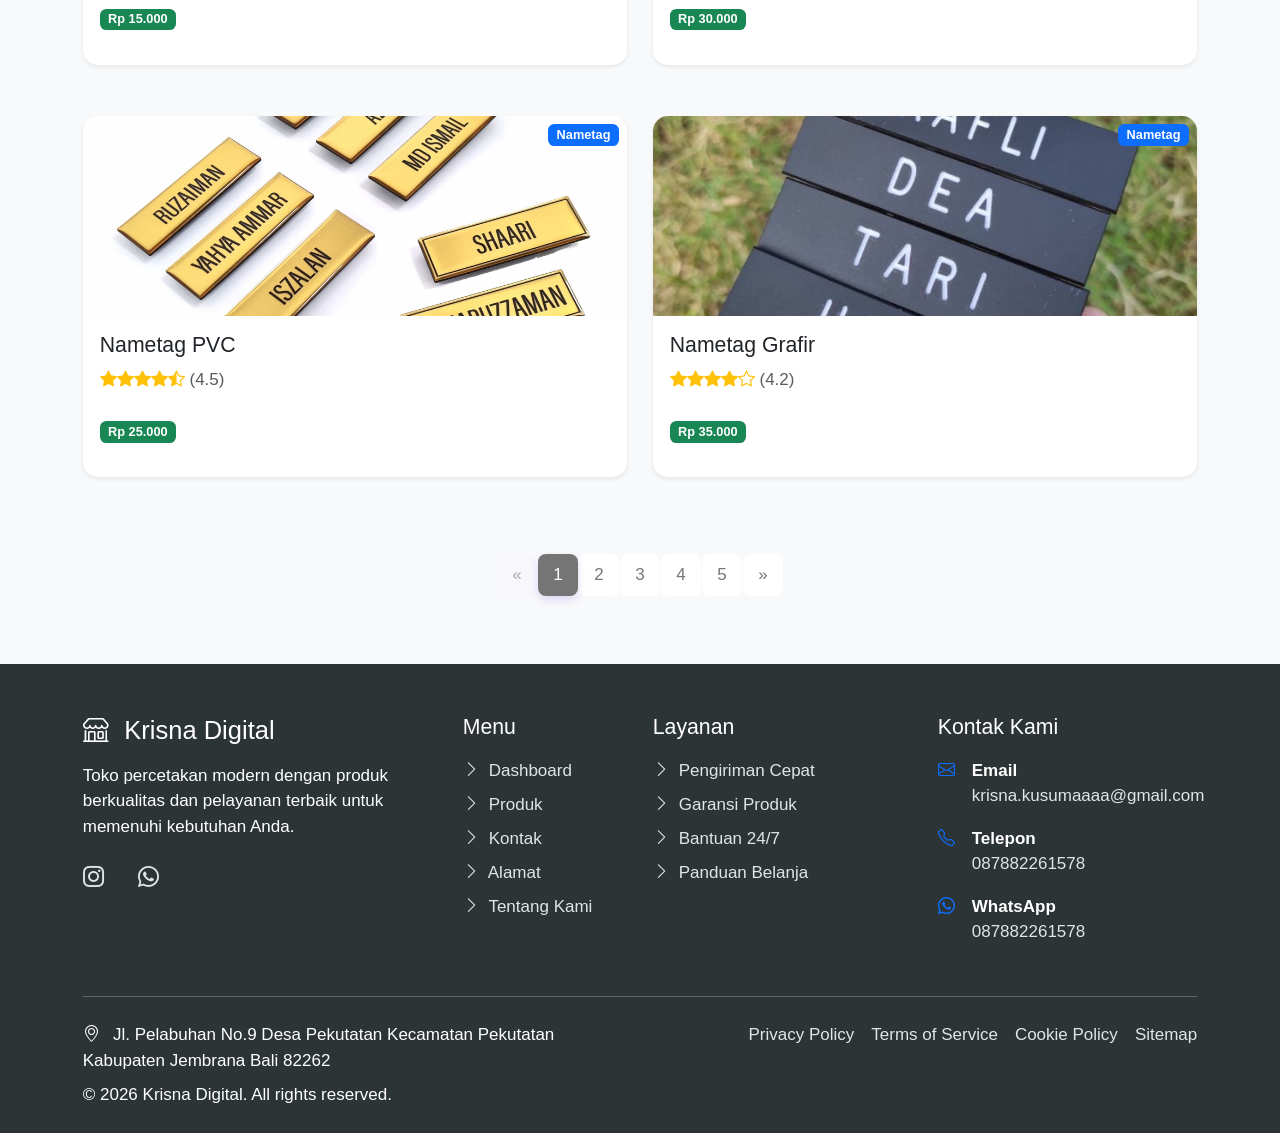
<file: products.html>
<!DOCTYPE html>
<html lang="id">
<head>
    <meta charset="UTF-8">
    <meta name="viewport" content="width=device-width, initial-scale=1.0">
    <title>Produk - Krisna Digital</title>

    <!-- Bootstrap 5 CSS -->
    <link href="https://cdn.jsdelivr.net/npm/bootstrap@5.3.0-alpha1/dist/css/bootstrap.min.css" rel="stylesheet">
    
    <!-- Bootstrap Icons -->
    <link rel="stylesheet" href="https://cdn.jsdelivr.net/npm/bootstrap-icons@1.10.3/font/bootstrap-icons.css">
    
    <!-- CSS Anda -->
    <link rel="stylesheet" href="assets/css/style.css">
    <link rel="stylesheet" href="assets/css/responsive.css">
</head>

<body>
    <!-- Navigation -->
    <div id="navigation-container"></div>

    <main>
        <!-- Page Header -->
        <section class="page-header">
            <div class="container">
                <h1 class="display-4 fw-bold mt-5">Produk Kami</h1>
                <p class="lead">Temukan berbagai produk berkualitas dengan harga terbaik.</p>
            </div>
        </section>

        <!-- Products Section -->
        <section class="container mb-5">
            <!-- Filter Section -->
            <div class="row mb-4">
                <div class="col-md-6 mb-3">
                    <div class="input-group">
                        <input type="text" 
                               class="form-control" 
                               placeholder="Cari produk..." 
                               id="searchInput">
                        <button class="btn btn-primary" type="button">
                            <i class="bi bi-search"></i>
                        </button>
                    </div>
                </div>
                <div class="col-md-3 mb-3">
                    <select class="form-select" id="categoryFilter">
                        <option value="all">Semua Kategori</option>
                        <option value="Cetak">Cetak</option>
                        <option value="Nametag">Nametag</option>
                        <option value="Fotografi">Fotografi</option>
                        <option value="ATK">ATK</option>
                    </select>
                </div>
                <div class="col-md-3 mb-3">
                    <select class="form-select" id="sortFilter">
                        <option value="default">Urutkan</option>
                        <option value="price-low">Harga: Terendah</option>
                        <option value="price-high">Harga: Tertinggi</option>
                        <option value="name-asc">Nama: A-Z</option>
                        <option value="name-desc">Nama: Z-A</option>
                        <option value="rating">Rating Tertinggi</option>
                    </select>
                </div>
            </div>
            
            <div class="d-flex justify-content-between align-items-center mb-4">
                <!-- <h5 id="productCounter" class="mb-0">Menampilkan 0 produk</h5> -->
                <button class="btn btn-outline-primary btn-sm" id="clearFilterBtn">
                    <i class="bi bi-arrow-clockwise"></i> Reset Filter
                </button>
            </div>
            
            <!-- Products Grid -->
            <div class="row g-4" id="productsContainer">
                <!-- Produk akan diload via JavaScript -->
            </div>
            
            <!-- Pagination akan di-generate otomatis oleh JavaScript -->
            <!-- Container untuk pagination dinamis -->
            <div id="dynamicPaginationContainer"></div>

        
        </section>
    </main>

    
    <!-- Include Footer -->
    <div id="footer-container"></div>

    <!-- Bootstrap JS Bundle -->
    <script src="https://cdn.jsdelivr.net/npm/bootstrap@5.3.0-alpha1/dist/js/bootstrap.bundle.min.js"></script>
    
    
    <!-- Custom JS -->
    <script src="assets/js/main.js"></script>
    <script src="assets/js/products.js"></script>
    <script src="assets/js/navbar.js"></script>

      <!-- Load Components -->
    <script>
        // Load header, navigation and footer components
        document.addEventListener('DOMContentLoaded', function() {
           
            // Load navigation
            fetch('pages/navigation.html')
                .then(response => response.text())
                .then(data => {
                    document.getElementById('navigation-container').innerHTML = data;
                    updateNavbarActiveState();
                })
                .catch(error => console.error('Error loading navigation:', error));
            
            // Load footer
            fetch('pages/footer.html')
                .then(response => response.text())
                .then(data => {
                    document.getElementById('footer-container').innerHTML = data;
                })
                .catch(error => console.error('Error loading footer:', error));
        });
    </script>

    <script>
        // Items per page selector
                    document.addEventListener('DOMContentLoaded', function() {
                        const itemsPerPageSelect = document.getElementById('itemsPerPage');
                        if (itemsPerPageSelect) {
                            itemsPerPageSelect.addEventListener('change', function() {
                                productsPerPage = parseInt(this.value);
                                currentPage = 1;
                                
                                // Trigger filter change untuk re-render dengan items per page baru
                                const searchInput = document.getElementById('searchInput');
                                const categoryFilter = document.getElementById('categoryFilter');
                                const sortFilter = document.getElementById('sortFilter');
                                const productsContainer = document.getElementById('productsContainer');
                                
                                if (!searchInput || !categoryFilter || !sortFilter || !productsContainer) return;
                                
                                const filteredProducts = filterProducts(
                                    searchInput.value,
                                    categoryFilter.value,
                                    sortFilter.value
                                );
                                
                                renderProducts(filteredProducts, productsContainer, 1);
                            });
                        }
                    });
        </script>
</body>
</html>
</file>
<file: assets/css/style.css>
/* :root {
    --primary-color: #3c28f5;
    --secondary-color: #e2a82b;
    --accent-color: #fd79a8;
    --success-color: #00b894;
    --light-color: #f9f7fe;
    --dark-color: #2d3436;
} */

body {
    font-family: 'Segoe UI', Tahoma, Geneva, Verdana, sans-serif;
    background-color: #f8f9fa;
    color: var(--dark-color);
}


/* Pindahkan semua style CSS dari tag <style> ke file ini */
        :root {
            --primary-color: #757575;
            --secondary-color: #2b2a29;
            --accent-color: #fd79a8;
            --success-color: #00b894;
            --light-color: #f9f7fe;
            --dark-color: #2d3436;
        }
        
        body {
            font-family: 'Segoe UI', Tahoma, Geneva, Verdana, sans-serif;
            background-color: #f8f9fa;
            color: var(--dark-color);
        }
        
        /* ============================================
   NAVBAR STICKY STYLES
   ============================================ */

/* Navbar sticky */
.navbar.sticky-top {
    position: sticky;
    top: 0;
    z-index: 1030;
    transition: all 0.3s ease;
    backdrop-filter: blur(10px);
    -webkit-backdrop-filter: blur(10px);
}

/* Efek glassmorphism saat scroll */
.navbar.scrolled {
    background-color: rgba(255, 255, 255, 0.95) !important;
    box-shadow: 0 4px 20px rgba(0, 0, 0, 0.1);
    border-bottom: 1px solid rgba(0, 0, 0, 0.05);
}

/* Smooth transition */
.navbar {
    transition: all 0.3s ease-in-out;
}

/* Navbar shrink effect */
.navbar.shrink {
    padding-top: 0.5rem !important;
    padding-bottom: 0.5rem !important;
}

.navbar.shrink .navbar-brand {
    font-size: 1.5rem;
    transition: font-size 0.3s ease;
}

.navbar.shrink .nav-link {
    font-size: 0.95rem;
    transition: font-size 0.3s ease;
}

/* Navbar brand animation */
.navbar-brand {
    transition: all 0.3s ease;
    display: flex;
    align-items: center;
}

.navbar-brand i {
    transition: all 0.3s ease;
}

.navbar.shrink .navbar-brand i {
    font-size: 1.5rem;
}

/* Navbar link hover effect */
.nav-link {
    position: relative;
    transition: all 0.3s ease;
}

.nav-link::after {
    content: '';
    position: absolute;
    bottom: 0;
    left: 50%;
    width: 0;
    height: 2px;
    background-color: var(--primary-color);
    transition: all 0.3s ease;
    transform: translateX(-50%);
}

.nav-link:hover::after,
.nav-link.active::after {
    width: 80%;
}

/* Cart button animation */
.btn-outline-primary {
    transition: all 0.3s ease;
}

.btn-outline-primary:hover {
    transform: translateY(-2px);
    box-shadow: 0 4px 12px rgba(108, 92, 231, 0.2);
}

/* Navbar toggler animation */
.navbar-toggler {
    transition: all 0.3s ease;
    border: none;
    padding: 0.5rem;
}

.navbar-toggler:focus {
    box-shadow: 0 0 0 2px rgba(108, 92, 231, 0.25);
}

/* Navbar collapse animation */
.navbar-collapse.collapsing,
.navbar-collapse.show {
    transition: all 0.3s ease;
}

/* ============================================
   RESPONSIVE NAVBAR STICKY
   ============================================ */

@media (max-width: 991.98px) {
    .navbar-collapse {
        background-color: white;
        padding: 1rem;
        border-radius: 10px;
        box-shadow: 0 5px 15px rgba(0, 0, 0, 0.1);
        margin-top: 0.5rem;
    }
    
    .nav-link {
        padding: 0.75rem 1rem !important;
        border-radius: 8px;
        margin-bottom: 0.25rem;
    }
    
    .nav-link:hover {
        background-color: rgba(108, 92, 231, 0.1);
    }
    
    .nav-link::after {
        display: none;
    }
    
    .navbar.shrink .navbar-brand {
        font-size: 1.3rem;
    }
}

/* Fix untuk mobile */
@media (max-width: 767.98px) {
    .navbar {
        padding: 0.75rem 0;
    }
    
    .navbar.shrink {
        padding-top: 0.4rem !important;
        padding-bottom: 0.4rem !important;
    }
    
    .navbar-spacer {
        height: 60px !important;
    }
    
    .navbar.shrink ~ .navbar-spacer {
        height: 55px !important;
    }
}

/* Fix untuk tablet */
@media (min-width: 768px) and (max-width: 991.98px) {
    .navbar-spacer {
        height: 65px;
    }
    
    .navbar.shrink ~ .navbar-spacer {
        height: 60px;
    }
}
        
        .hero-section {
            background: linear-gradient(135deg, var(--primary-color), var(--secondary-color));
            color: white;
            padding: 5rem 0;
            border-radius: 0 0 30px 30px;
            margin-bottom: 3rem;
        }
        
        .feature-card {
            border: none;
            border-radius: 15px;
            transition: transform 0.3s, box-shadow 0.3s;
            background-color: white;
            height: 100%;
        }
        
        .feature-card:hover {
            transform: translateY(-10px);
            box-shadow: 0 10px 25px rgba(0,0,0,0.1);
        }
        
        .card-icon {
            font-size: 2.5rem;
            margin-bottom: 1rem;
        }
        
        .product-card {
            border: none;
            border-radius: 15px;
            overflow: hidden;
            transition: transform 0.3s;
            background-color: white;
            height: 100%;
        }
        
        .product-card:hover {
            transform: translateY(-5px);
        }
        
        .product-img {
            height: 200px;
            object-fit: cover;
            width: 100%;
        }
        
        .btn-primary {
            background-color: var(--primary-color);
            border-color: var(--primary-color);
            padding: 0.5rem 1.5rem;
            border-radius: 50px;
        }
        
        .btn-primary:hover {
            background-color: #5b4bd8;
            border-color: #5b4bd8;
        }
        
        .btn-accent {
            background-color: var(--accent-color);
            border-color: var(--accent-color);
            color: white;
            padding: 0.5rem 1.5rem;
            border-radius: 50px;
        }
        
        .btn-accent:hover {
            background-color: #e84393;
            border-color: #e84393;
            color: white;
        }
        
        .page-header {
            background: linear-gradient(135deg, var(--primary-color), var(--secondary-color));
            color: white;
            padding: 3rem 0;
            border-radius: 0 0 20px 20px;
            margin-bottom: 3rem;
        }
        
        .contact-form {
            background-color: white;
            padding: 2rem;
            border-radius: 15px;
            box-shadow: 0 5px 15px rgba(0,0,0,0.05);
        }
        
        .address-card {
            border-left: 5px solid var(--primary-color);
            border-radius: 10px;
        }
        
        .about-icon {
            font-size: 3rem;
            color: var(--primary-color);
            margin-bottom: 1.5rem;
        }
        
        .team-member {
            text-align: center;
            margin-bottom: 2rem;
        }
        
        .team-img {
            width: 150px;
            height: 150px;
            object-fit: cover;
            border-radius: 50%;
            border: 5px solid var(--light-color);
            margin-bottom: 1rem;
        }
        
        footer {
            background-color: var(--dark-color);
            color: white;
            padding: 3rem 0 1.5rem;
            margin-top: 4rem;
        }
        
        .footer-link {
            color: #dfe6e9;
            text-decoration: none;
            transition: color 0.2s;
        }
        
        .footer-link:hover {
            color:#747474 ;
        }
        
        .social-icon {
            font-size: 1.5rem;
            margin-right: 1rem;
            color: #dfe6e9;
        }
        
        /* Active page indicator in navbar */
        .nav-link.active {
            color: var(--primary-color) !important;
            font-weight: 600;
        }
        
        /* Responsive adjustments */
        @media (max-width: 768px) {
            .hero-section {
                padding: 3rem 0;
                border-radius: 0 0 20px 20px;
            }
            
            .display-4 {
                font-size: 2.5rem;
            }
        }


        /* ============================================
   PAGINATION STYLES
   ============================================ */

.pagination {
    margin-bottom: 0;
}

.page-link {
    color: var(--primary-color);
    border: 1px solid var(--gray-color);
    margin: 0 2px;
    border-radius: 8px !important;
    transition: all 0.3s ease;
    padding: 0.5rem 0.75rem;
    min-width: 40px;
    text-align: center;
}

.page-link:hover {
    color: white;
    background-color: var(--primary-color);
    border-color: var(--primary-color);
    transform: translateY(-2px);
    box-shadow: 0 4px 8px rgba(108, 92, 231, 0.2);
}

.page-item.active .page-link {
    background-color: var(--primary-color);
    border-color: var(--primary-color);
    color: white;
    box-shadow: 0 4px 8px rgba(108, 92, 231, 0.2);
}

.page-item.disabled .page-link {
    color: #6c757d;
    background-color: var(--light-color);
    border-color: var(--gray-color);
    opacity: 0.6;
}

/* Responsive pagination */
@media (max-width: 768px) {
    .pagination {
        flex-wrap: wrap;
        justify-content: center;
    }
    
    .page-link {
        padding: 0.375rem 0.5rem;
        font-size: 0.875rem;
        margin: 2px;
    }
}

/* Pagination info */
#pageInfo {
    font-size: 0.875rem;
    opacity: 0.8;
}

/* Items per page selector */
#itemsPerPage {
    max-width: 100px;
}

/* Product counter */
#productCounter {
    font-size: 0.95rem;
    color: var(--dark-color);
    font-weight: 500;
}

@media (max-width: 768px) {
    #productCounter {
        text-align: center;
        margin-bottom: 1rem;
    }
    
    .d-flex.justify-content-between.align-items-center {
        flex-direction: column;
        gap: 1rem;
    }
}

/* WhatsApp button style */
.btn-success {
    background-color: #25D366 !important;
    border-color: #25D366 !important;
}

.btn-success:hover {
    background-color: #1da851 !important;
    border-color: #1da851 !important;
    transform: translateY(-2px);
    box-shadow: 0 4px 12px rgba(37, 211, 102, 0.3);
}

/* Stok habis button */
.btn-secondary:disabled {
    opacity: 0.6;
    cursor: not-allowed;
}
</file>
<file: assets/css/responsive.css>
/* ============================================
   RESPONSIVE CSS
   ============================================ */

/* Extra Small Devices (Phones, less than 576px) */
@media (max-width: 575.98px) {
    /* Typography */
    .display-4 {
        font-size: 2rem !important;
    }
    
    h1 {
        font-size: 1.75rem !important;
    }
    
    h2 {
        font-size: 1.5rem !important;
    }
    
    h3 {
        font-size: 1.25rem !important;
    }
    
    .lead {
        font-size: 1rem !important;
    }
    
    /* Navigation */
    .navbar-brand {
        font-size: 1.5rem;
    }
    
    .navbar-nav {
        text-align: center;
        margin-top: 1rem;
    }
    
    .nav-link {
        padding: 0.75rem 0 !important;
        justify-content: center;
    }
    
    /* Hero Section */
    .hero-section {
        padding: 2rem 0 !important;
        border-radius: 0 0 15px 15px !important;
    }
    
    .hero-section .btn {
        width: 100%;
        margin-bottom: 0.5rem;
    }
    
    /* Cards */
    .feature-card,
    .product-card,
    .address-card {
        margin-bottom: 1rem;
    }
    
    .feature-card {
        padding: 1rem !important;
    }
    
    .product-img {
        height: 120px !important;
    }
    
    /* Buttons */
    .btn {
        width: 100%;
        margin-bottom: 0.5rem;
    }
    
    .btn-group {
        flex-direction: column;
        width: 100%;
    }
    
    .btn-group .btn {
        border-radius: 10px !important;
        margin-bottom: 0.5rem;
    }
    
    /* Forms */
    .contact-form {
        padding: 1.5rem !important;
    }
    
    /* Footer */
    footer {
        padding: 1rem 0 0.5rem !important;
    }
    
    footer .row > div {
        margin-bottom: 1rem;
    }
    
    /* Team */
    .team-img {
        width: 120px !important;
        height: 120px !important;
    }
}

/* Small Devices (Landscape Phones, 576px and up) */
@media (min-width: 576px) and (max-width: 767.98px) {
    .display-4 {
        font-size: 2.25rem;
    }
    
    .hero-section {
        padding: 3rem 0;
    }
    
    .product-img {
        height: 180px;
    }
    
    .team-img {
        width: 140px;
        height: 140px;
    }
}

/* Medium Devices (Tablets, 768px and up) */
@media (min-width: 768px) and (max-width: 991.98px) {
    .display-4 {
        font-size: 2.5rem;
    }
    
    .navbar-nav .nav-link {
        padding: 0.5rem 0.75rem !important;
    }
    
    /* Adjust product grid for tablets */
    .col-md-3 {
        flex: 0 0 50%;
        max-width: 50%;
    }
    
    .product-img {
        height: 180px;
    }
}

/* Large Devices (Desktops, 992px and up) */
@media (min-width: 992px) and (max-width: 1199.98px) {
    /* Desktop adjustments */
    .container {
        max-width: 960px;
    }
    
    .product-img {
        height: 180px;
    }
}

/* Extra Large Devices (Large Desktops, 1200px and up) */
@media (min-width: 1200px) {
    .container {
        max-width: 1140px;
    }
}

/* ============================================
   PRINT STYLES
   ============================================ */
@media print {
    /* Hide unnecessary elements for printing */
    .navbar,
    footer,
    .btn,
    .product-card .btn-buy,
    .contact-form button,
    .hero-section .btn {
        display: none !important;
    }
    
    /* Improve print layout */
    body {
        font-size: 12pt;
        color: #000;
        background: #fff;
    }
    
    .container {
        width: 100%;
        max-width: 100%;
    }
    
    .page-header {
        background: #fff !important;
        color: #000 !important;
        border-bottom: 2px solid #000;
    }
    
    /* Cards for print */
    .card {
        border: 1px solid #000 !important;
        box-shadow: none !important;
    }
    
    /* Links for print */
    a {
        color: #000 !important;
        text-decoration: underline;
    }
    
    /* Show URLs after links */
    a[href]:after {
        content: " (" attr(href) ")";
        font-size: 0.9em;
        font-weight: normal;
    }
    
    /* Don't show URLs for internal links */
    a[href^="#"]:after,
    a[href^="javascript:"]:after {
        content: "";
    }
}



/* ============================================
   HIGH CONTRAST MODE
   ============================================ */
@media (prefers-contrast: high) {
    :root {
        --primary-color: #0000ff;
        --secondary-color: #ff0000;
    }
    
    body {
        color: #000;
        background: #fff;
    }
    
    .btn {
        border: 2px solid #000;
    }
}

/* ============================================
   REDUCED MOTION
   ============================================ */
@media (prefers-reduced-motion: reduce) {
    *,
    *::before,
    *::after {
        animation-duration: 0.01ms !important;
        animation-iteration-count: 1 !important;
        transition-duration: 0.01ms !important;
        scroll-behavior: auto !important;
    }
    
    .feature-card:hover,
    .product-card:hover {
        transform: none !important;
    }
}

/* ============================================
   ORIENTATION SPECIFIC STYLES
   ============================================ */
/* Portrait */
@media (orientation: portrait) {
    .hero-section {
        padding: 3rem 0;
    }
}

/* Landscape */
@media (orientation: landscape) and (max-height: 500px) {
    .navbar {
        position: static !important;
    }
    
    .hero-section {
        padding: 2rem 0;
        min-height: auto;
    }
}

/* ============================================
   SPECIFIC DEVICE FIXES
   ============================================ */
/* iPhone X/XS/11 Pro notch support */
@supports (padding: max(0px)) {
    body {
        padding-left: min(0vmin, env(safe-area-inset-left));
        padding-right: min(0vmin, env(safe-area-inset-right));
    }
    
    .navbar {
        padding-left: max(1rem, env(safe-area-inset-left));
        padding-right: max(1rem, env(safe-area-inset-right));
    }
}

/* Fix for iOS form elements */
input,
textarea,
select {
    appearance: none;
    -webkit-appearance: none;
    -moz-appearance: none;
    border-radius: 10px;
}

/* Fix for Chrome autofill background */
input:-webkit-autofill,
input:-webkit-autofill:hover,
input:-webkit-autofill:focus,
textarea:-webkit-autofill,
textarea:-webkit-autofill:hover,
textarea:-webkit-autofill:focus,
select:-webkit-autofill,
select:-webkit-autofill:hover,
select:-webkit-autofill:focus {
    -webkit-box-shadow: 0 0 0px 1000px white inset !important;
    transition: background-color 5000s ease-in-out 0s;
}

@media (prefers-color-scheme: dark) {
    input:-webkit-autofill,
    input:-webkit-autofill:hover,
    input:-webkit-autofill:focus {
        -webkit-box-shadow: 0 0 0px 1000px #2d2d2d inset !important;
        -webkit-text-fill-color: #e0e0e0 !important;
    }
}

/* ============================================
   UTILITY CLASSES FOR RESPONSIVE
   ============================================ */
.text-center-xs {
    text-align: center;
}

@media (min-width: 768px) {
    .text-center-xs {
        text-align: left;
    }
}

.hide-on-mobile {
    display: none;
}

@media (min-width: 768px) {
    .hide-on-mobile {
        display: block;
    }
    
    .hide-on-desktop {
        display: none;
    }
}

/* ============================================
   GRID GAP FIXES
   ============================================ */
.row.gap-1 {
    margin-left: -0.25rem;
    margin-right: -0.25rem;
}

.row.gap-1 > [class*="col-"] {
    padding-left: 0.25rem;
    padding-right: 0.25rem;
}

.row.gap-2 {
    margin-left: -0.5rem;
    margin-right: -0.5rem;
}

.row.gap-2 > [class*="col-"] {
    padding-left: 0.5rem;
    padding-right: 0.5rem;
}

.row.gap-3 {
    margin-left: -1rem;
    margin-right: -1rem;
}

.row.gap-3 > [class*="col-"] {
    padding-left: 1rem;
    padding-right: 1rem;
}

/* ============================================
   IMAGE RESPONSIVENESS
   ============================================ */
.img-fluid {
    max-width: 100%;
    height: auto;
}

.img-cover {
    object-fit: cover;
    width: 100%;
    height: 100%;
}

.img-contain {
    object-fit: contain;
    width: 100%;
    height: 100%;
}

/* Aspect ratio containers */
.aspect-ratio-16-9 {
    position: relative;
    padding-bottom: 56.25%; /* 16:9 */
}

.aspect-ratio-4-3 {
    position: relative;
    padding-bottom: 75%; /* 4:3 */
}

.aspect-ratio-1-1 {
    position: relative;
    padding-bottom: 100%; /* 1:1 */
}

.aspect-ratio-content {
    position: absolute;
    top: 0;
    left: 0;
    width: 100%;
    height: 100%;
}

/* ============================================
   FONT SIZE ADJUSTMENTS
   ============================================ */
html {
    font-size: 16px;
}

@media (max-width: 767px) {
    html {
        font-size: 14px;
    }
}

@media (min-width: 1200px) {
    html {
        font-size: 17px;
    }
}

/* ============================================
   FORM RESPONSIVENESS
   ============================================ */
.form-row-responsive {
    display: flex;
    flex-wrap: wrap;
    margin-left: -0.5rem;
    margin-right: -0.5rem;
}

.form-col-responsive {
    padding-left: 0.5rem;
    padding-right: 0.5rem;
    flex: 0 0 100%;
    max-width: 100%;
}

@media (min-width: 768px) {
    .form-col-responsive {
        flex: 0 0 50%;
        max-width: 50%;
    }
}

/* ============================================
   TABLE RESPONSIVENESS
   ============================================ */
.table-responsive {
    display: block;
    width: 100%;
    overflow-x: auto;
    -webkit-overflow-scrolling: touch;
}

.table-responsive table {
    min-width: 600px;
}

/* ============================================
   CUSTOM SCROLLBAR
   ============================================ */
@media (min-width: 768px) {
    ::-webkit-scrollbar {
        width: 10px;
        height: 10px;
    }
    
    ::-webkit-scrollbar-track {
        background: #f1f1f1;
        border-radius: 5px;
    }
    
    ::-webkit-scrollbar-thumb {
        background: var(--primary-color);
        border-radius: 5px;
    }
    
    ::-webkit-scrollbar-thumb:hover {
        background: #a1a1a1;
    }
}
</file>
